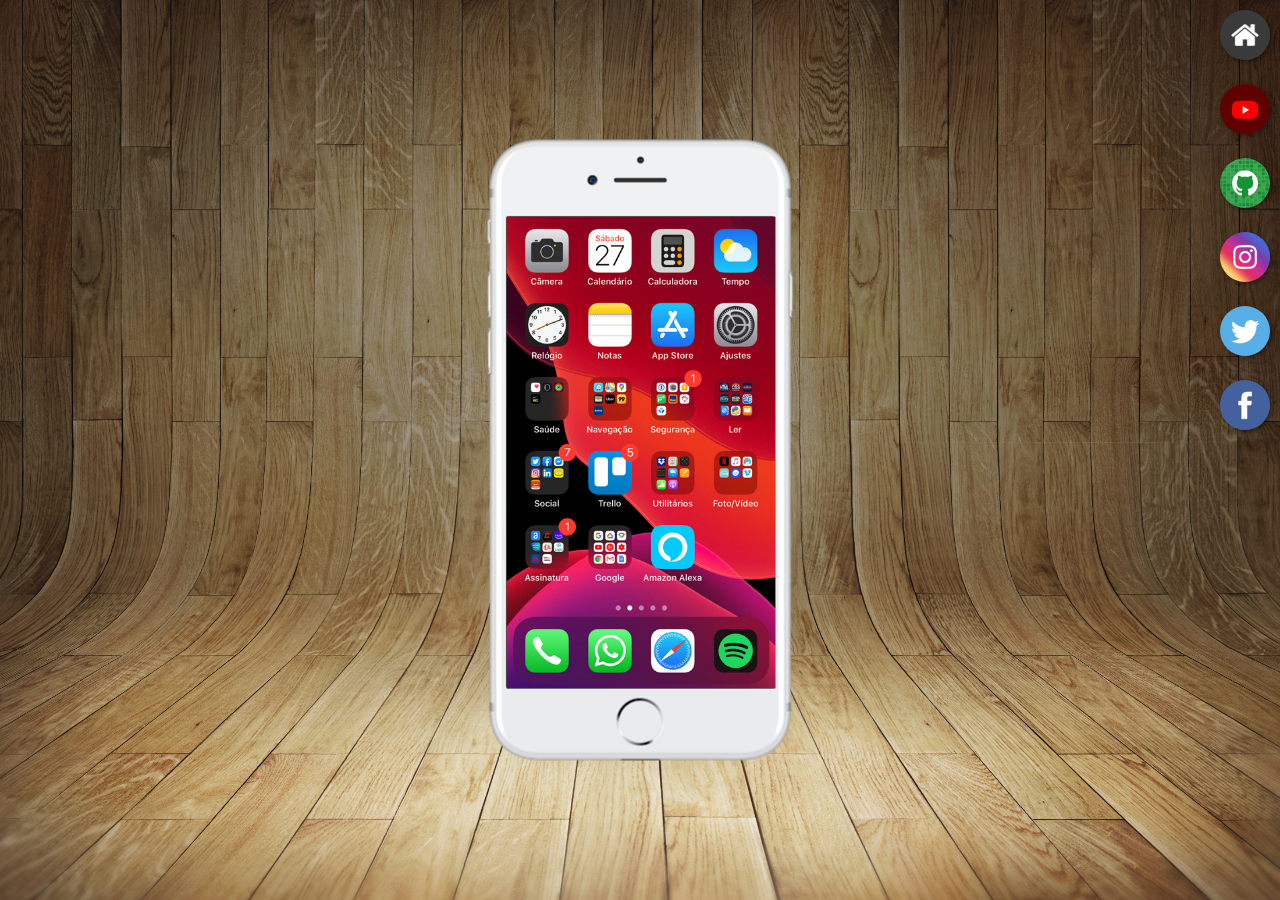
<file: index.html>
<!DOCTYPE html>
<html lang="pt-br">
<head>
    <meta charset="UTF-8">
    <meta name="viewport" content="width=device-width, initial-scale=1.0">
    <link rel="shortcut icon" href="favicon.ico" type="image/x-icon">
    <link rel="stylesheet" href="estilos/style.css">
    <title>projeto Redes Sociais</title>
</head>
<body>
   <main>
    <section id="telefone">
        <iframe src="home.html" name="tela" id="tela" frameborder="0"></iframe>
    </section>

    <section id="redes-sociais">
        <a href="home.html" target="tela"><img src="imagens/logo-home.jpg" alt="home"></a><br>
        <a href="youtube.html" target="tela"><img src="imagens/logo-youtube.jpg" alt="youtube"></a><br>
        <a href="github.html" target="tela"><img src="imagens/logo-github.jpg" alt="github"></a><br>
        <a href="instagram.html" target="tela"><img src="imagens/logo-instagram.jpg" alt="instagram"></a><br>
        <a href="twitter.html" target="tela"><img src="imagens/logo-twitter.jpg" alt="twitter"></a><br>
        <a href="facebook.html" target="tela"><img src="imagens/logo-facebook.jpg" alt="facebook"></a> <br>           

    </section>

   </main>
    
</body>
</html>
</file>
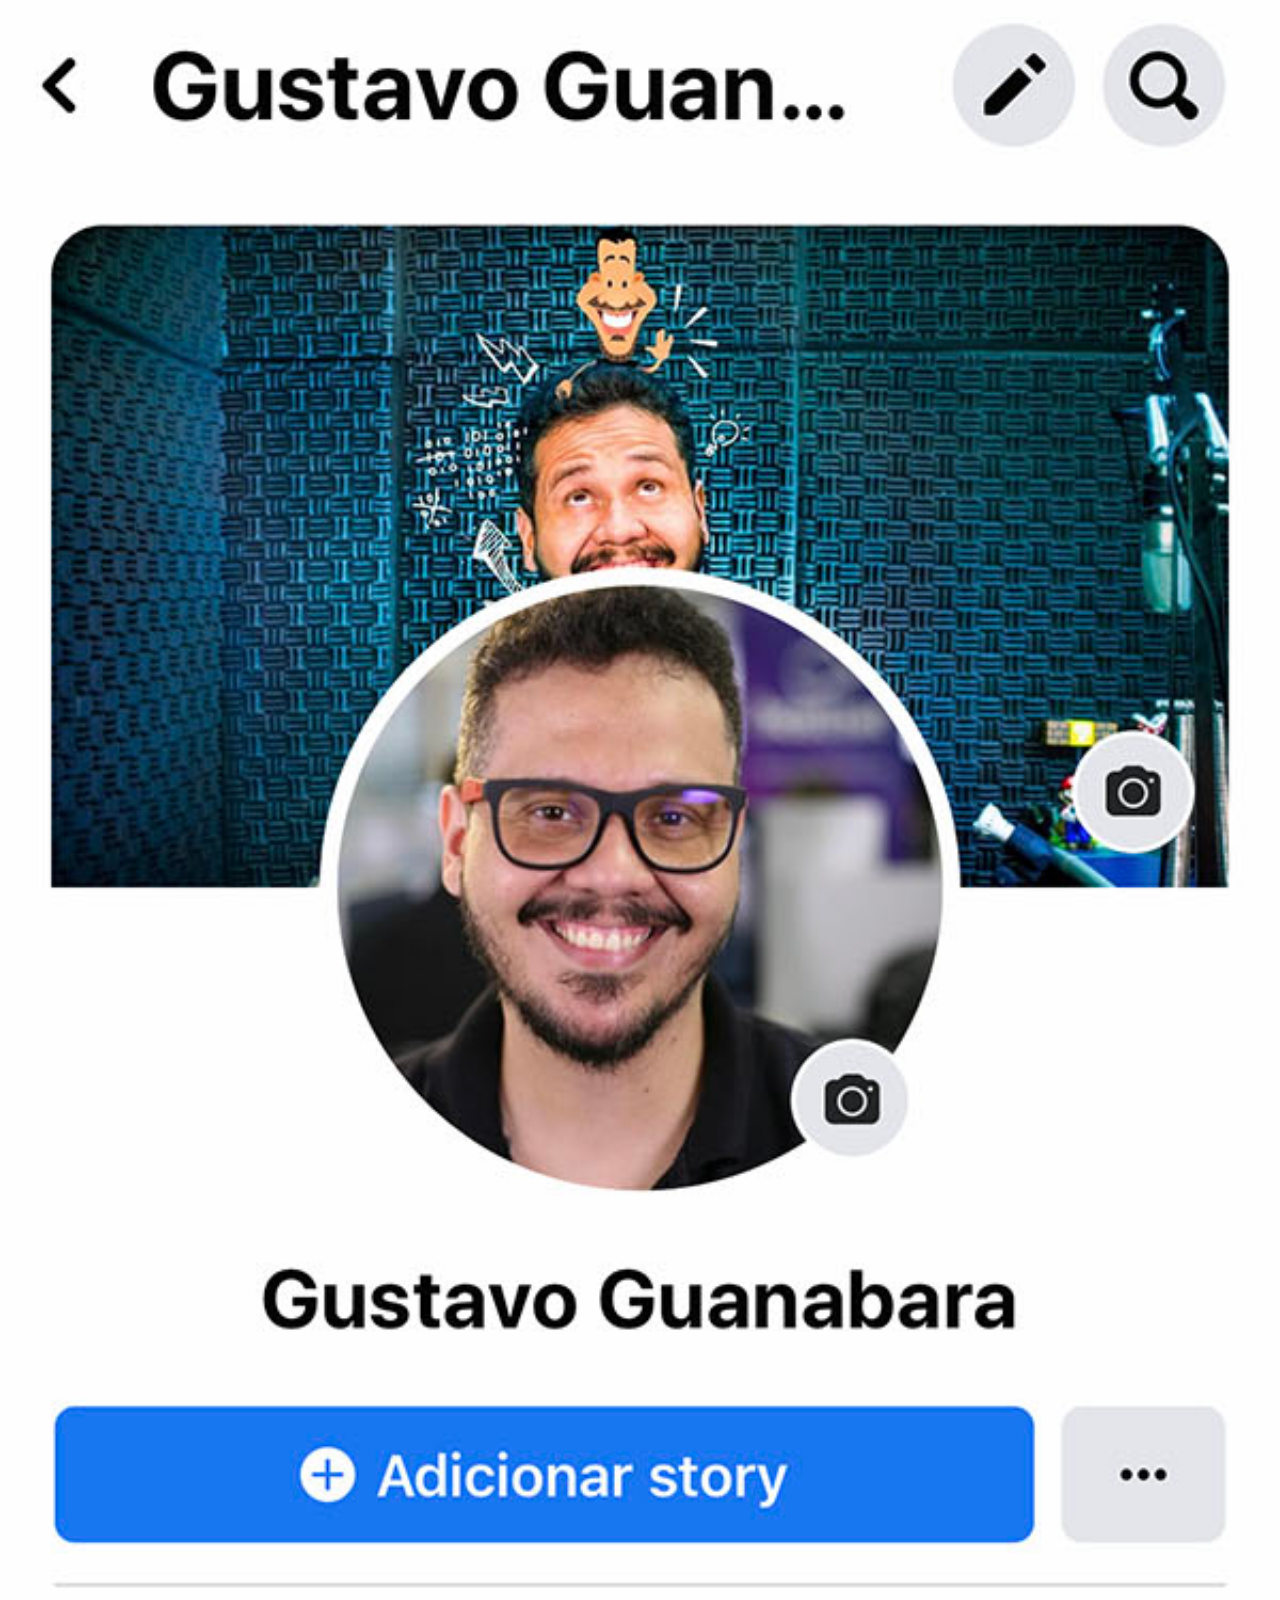
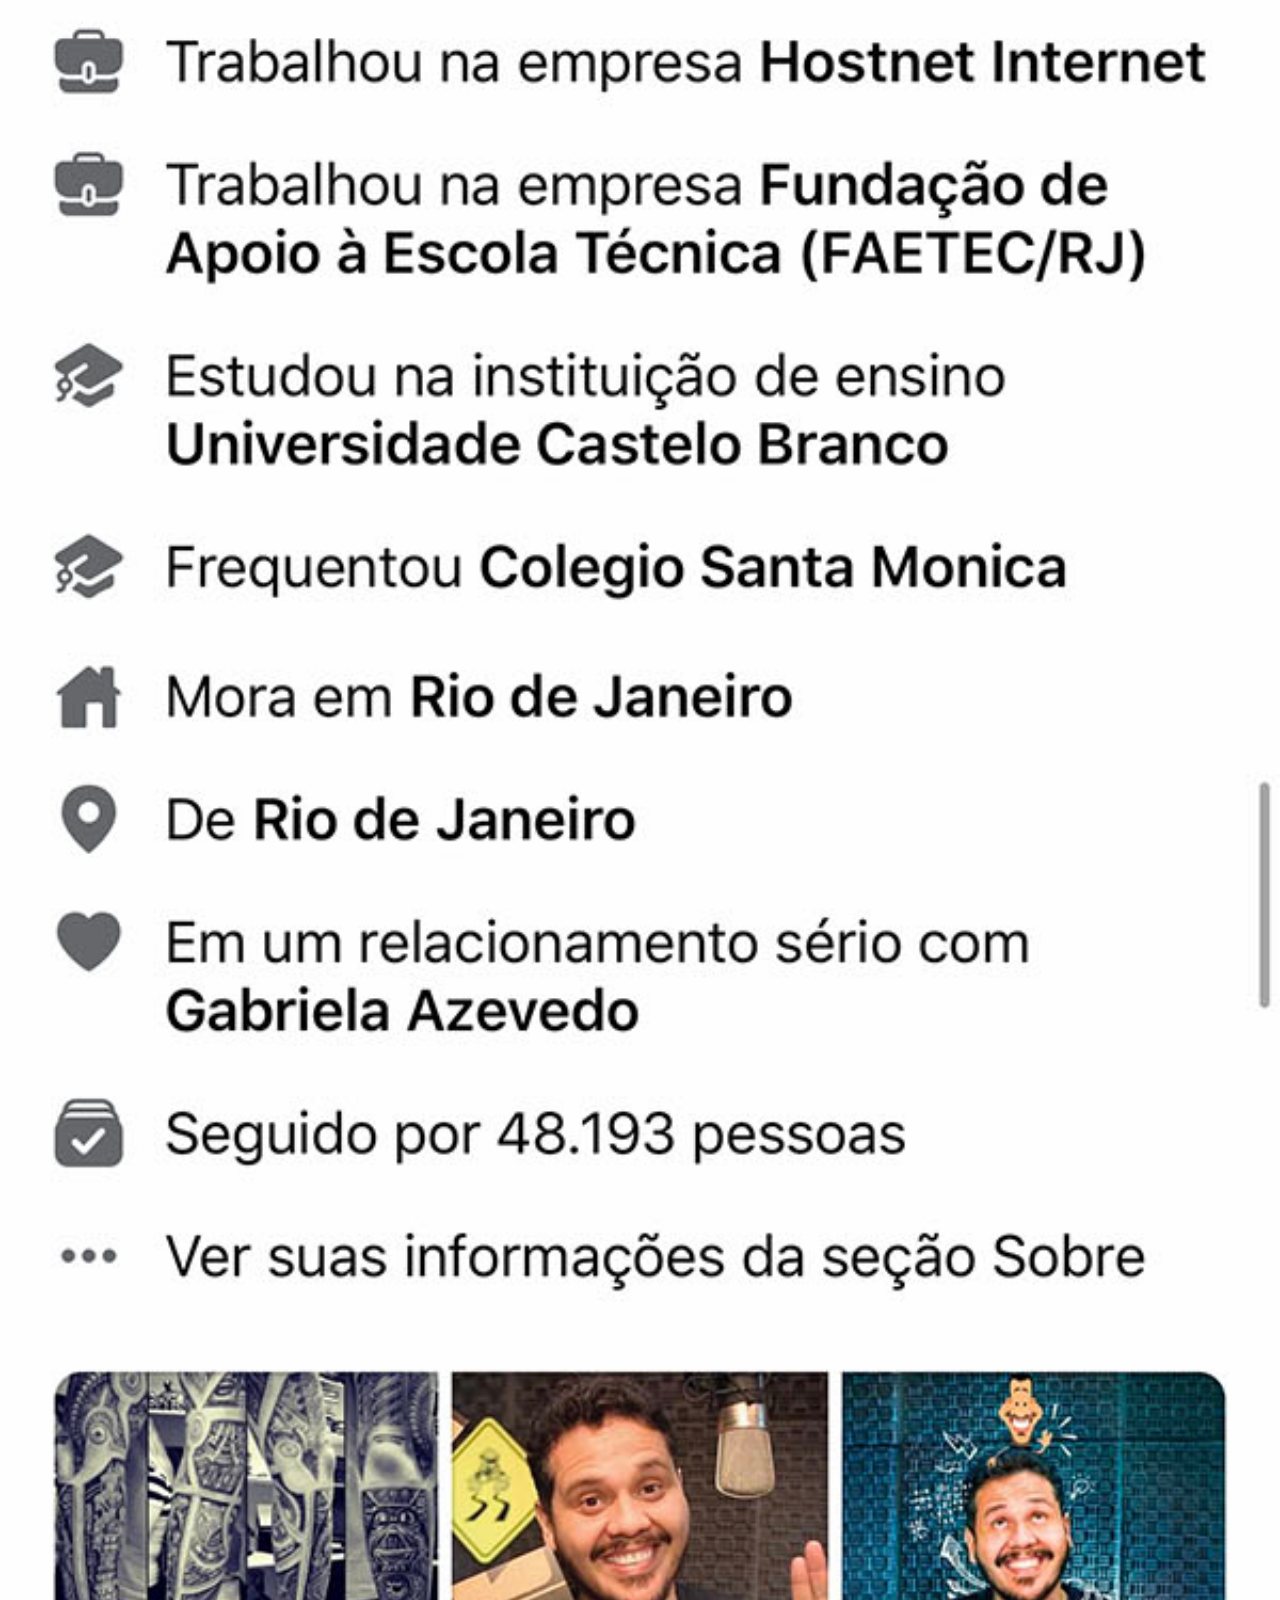
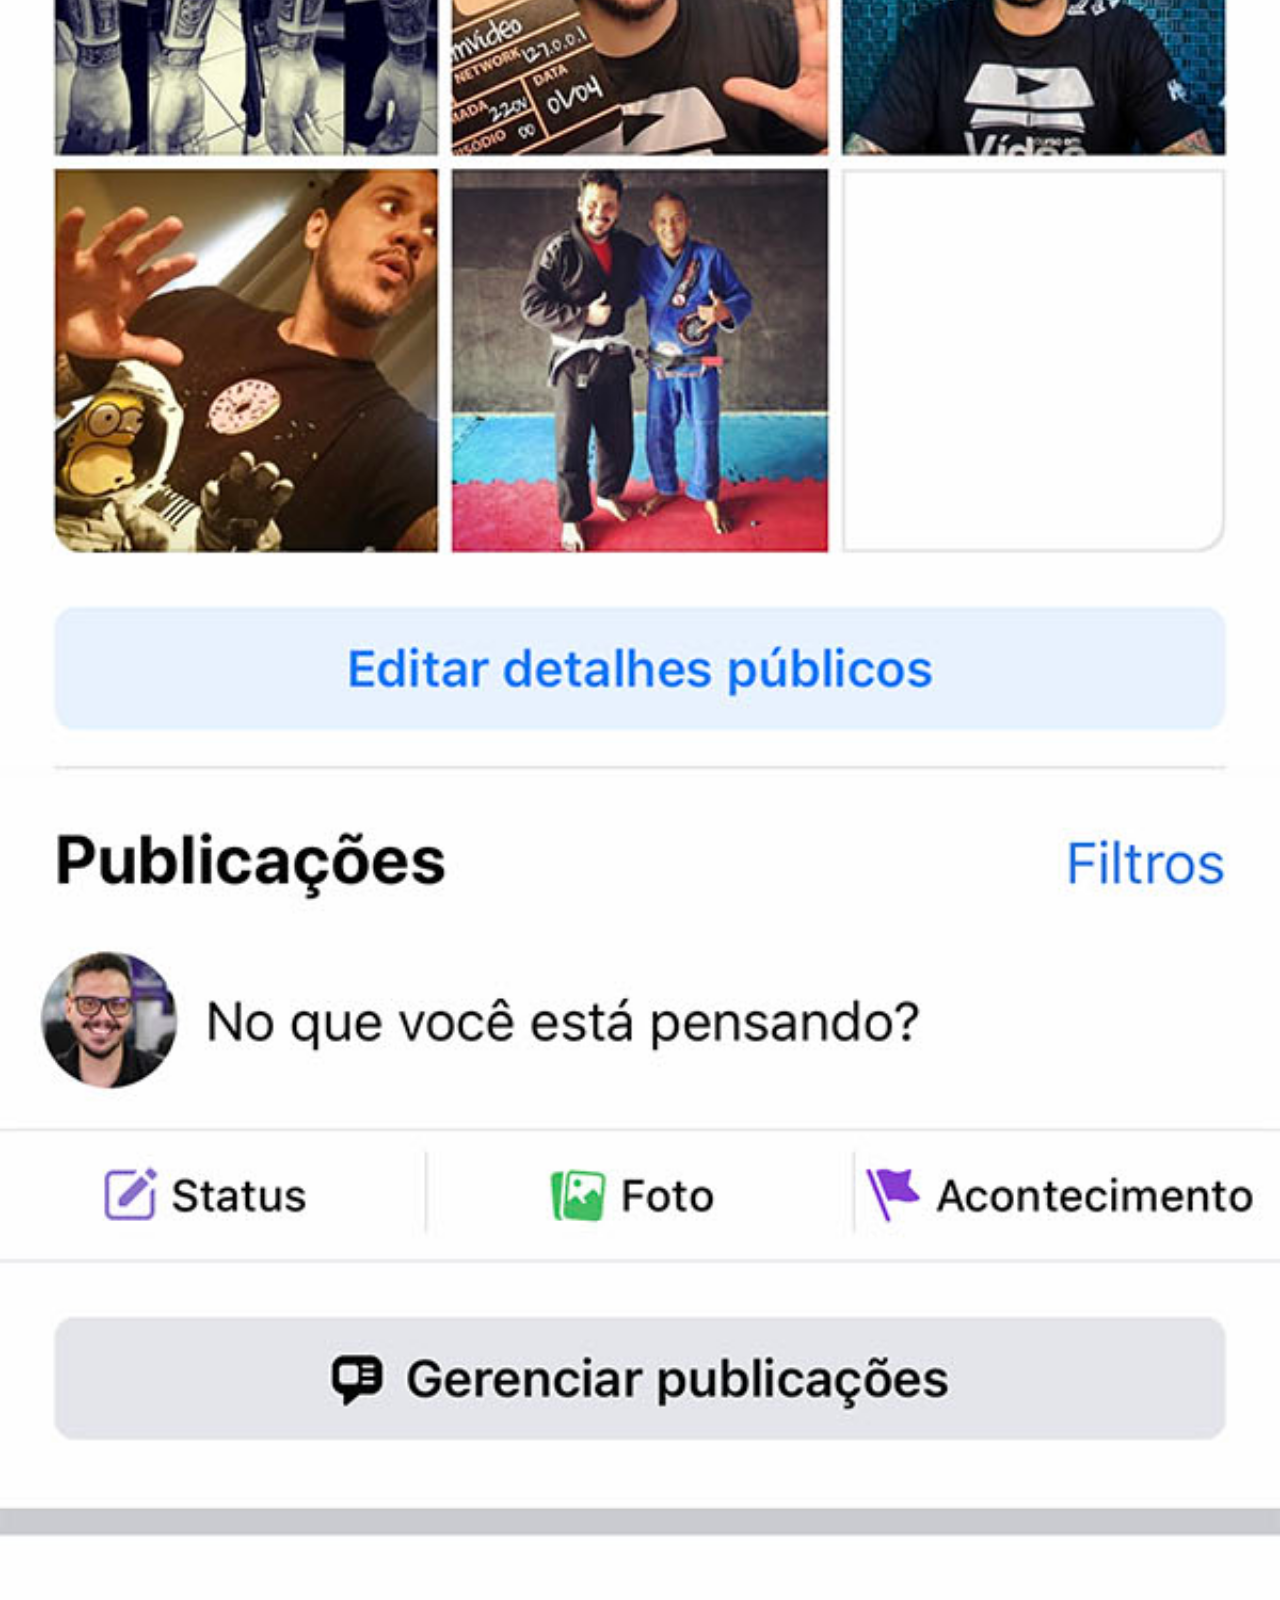
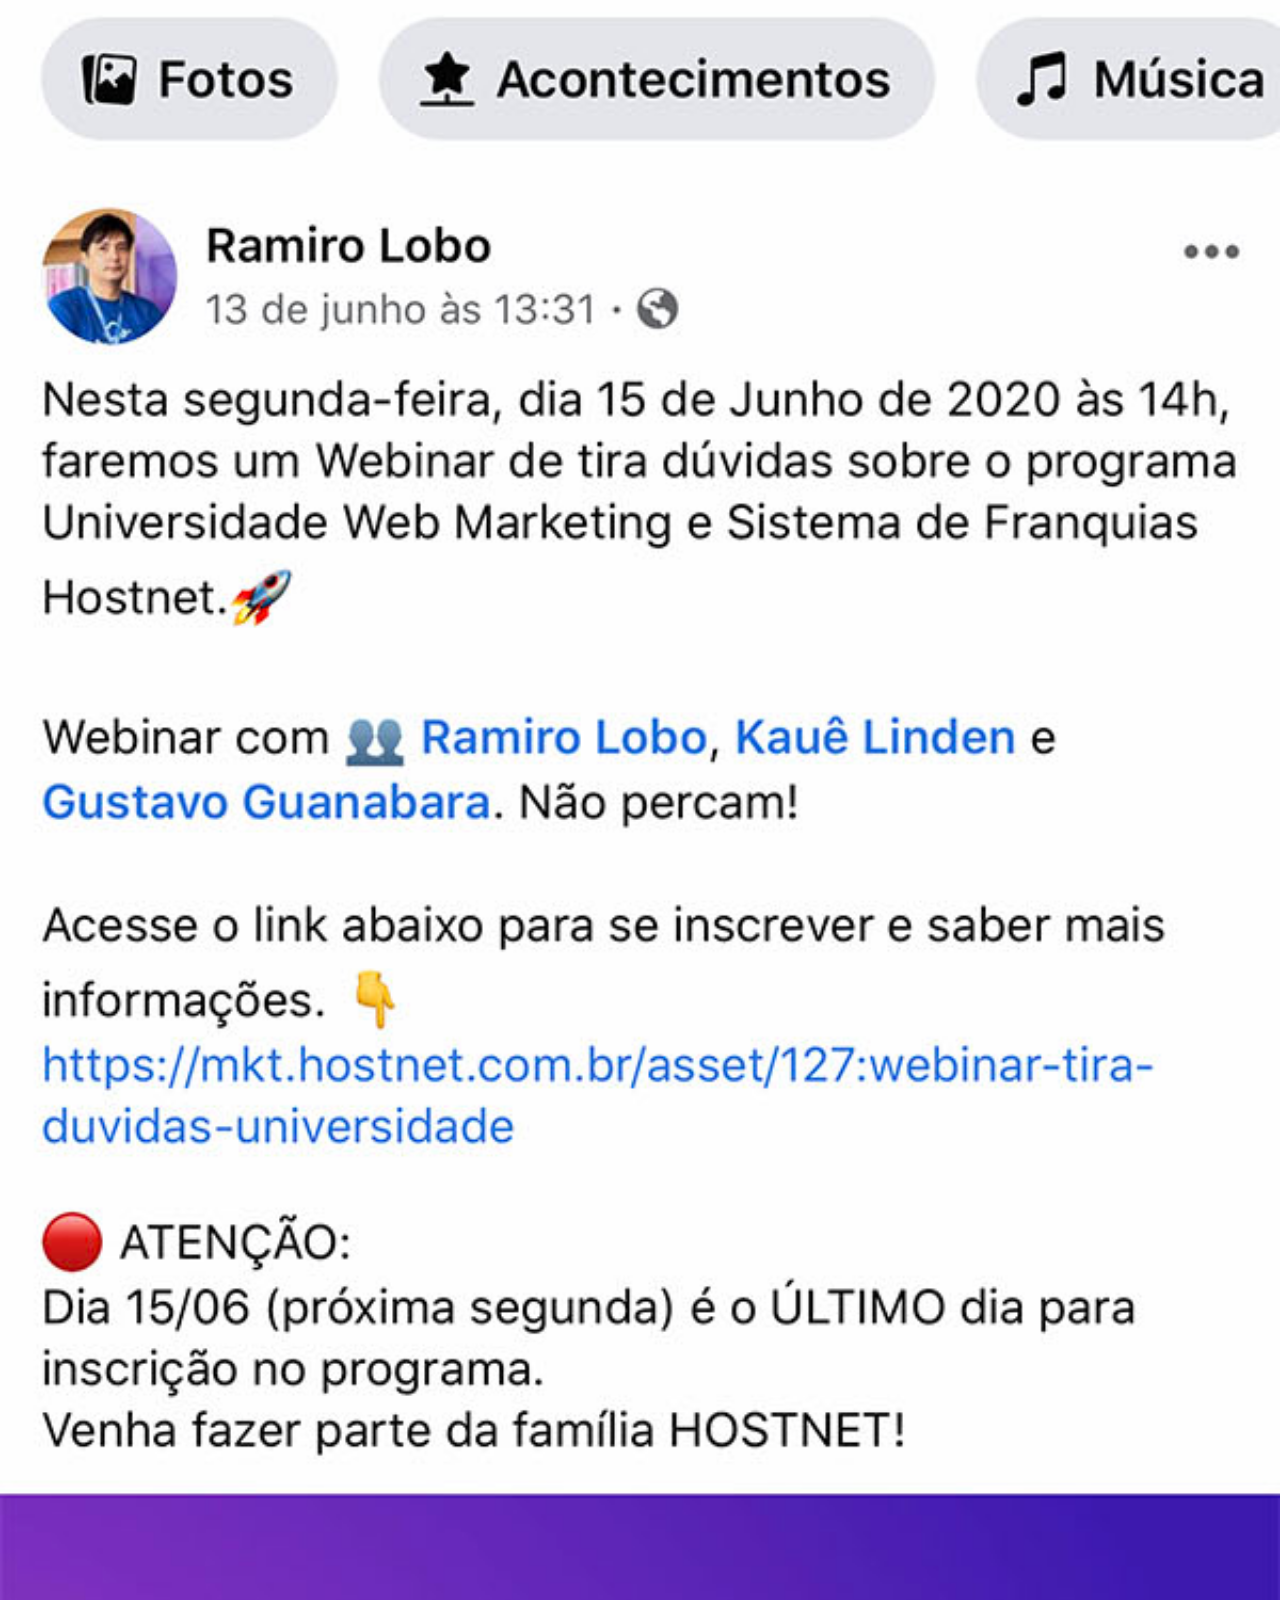
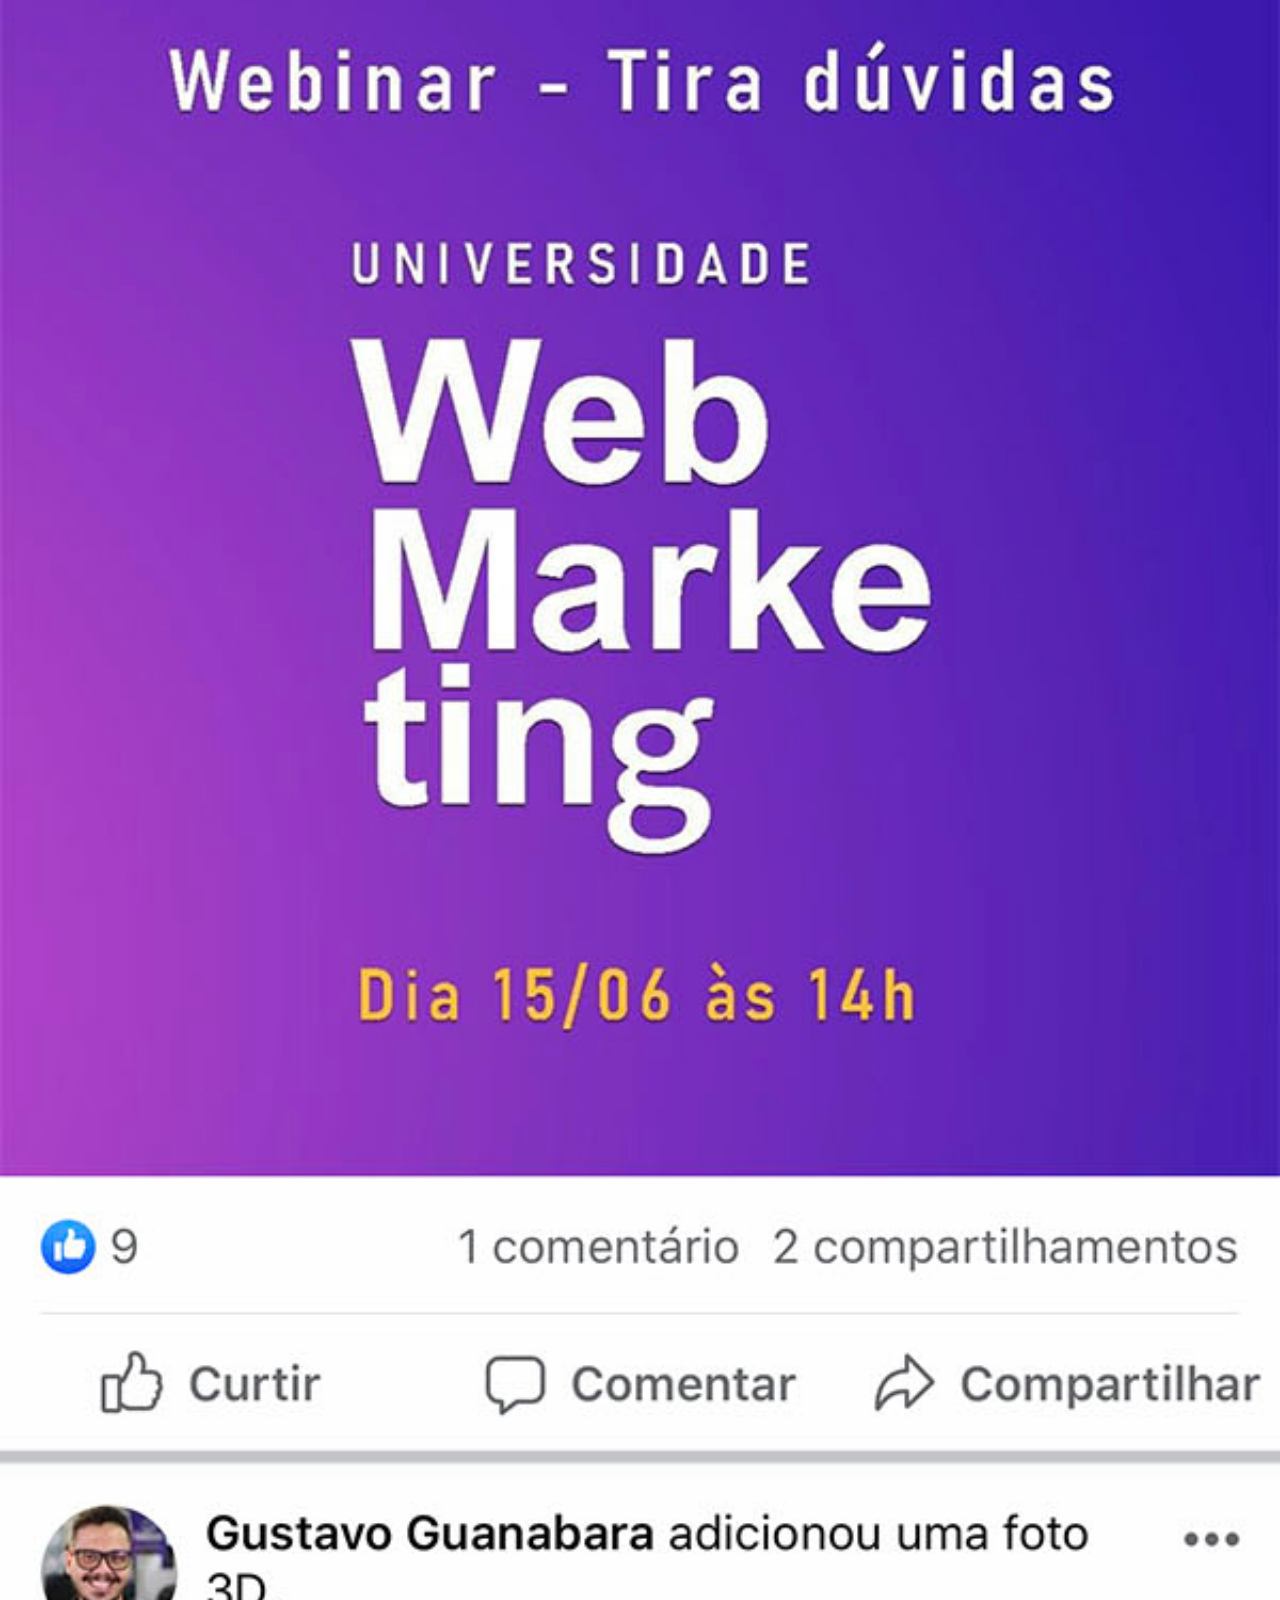
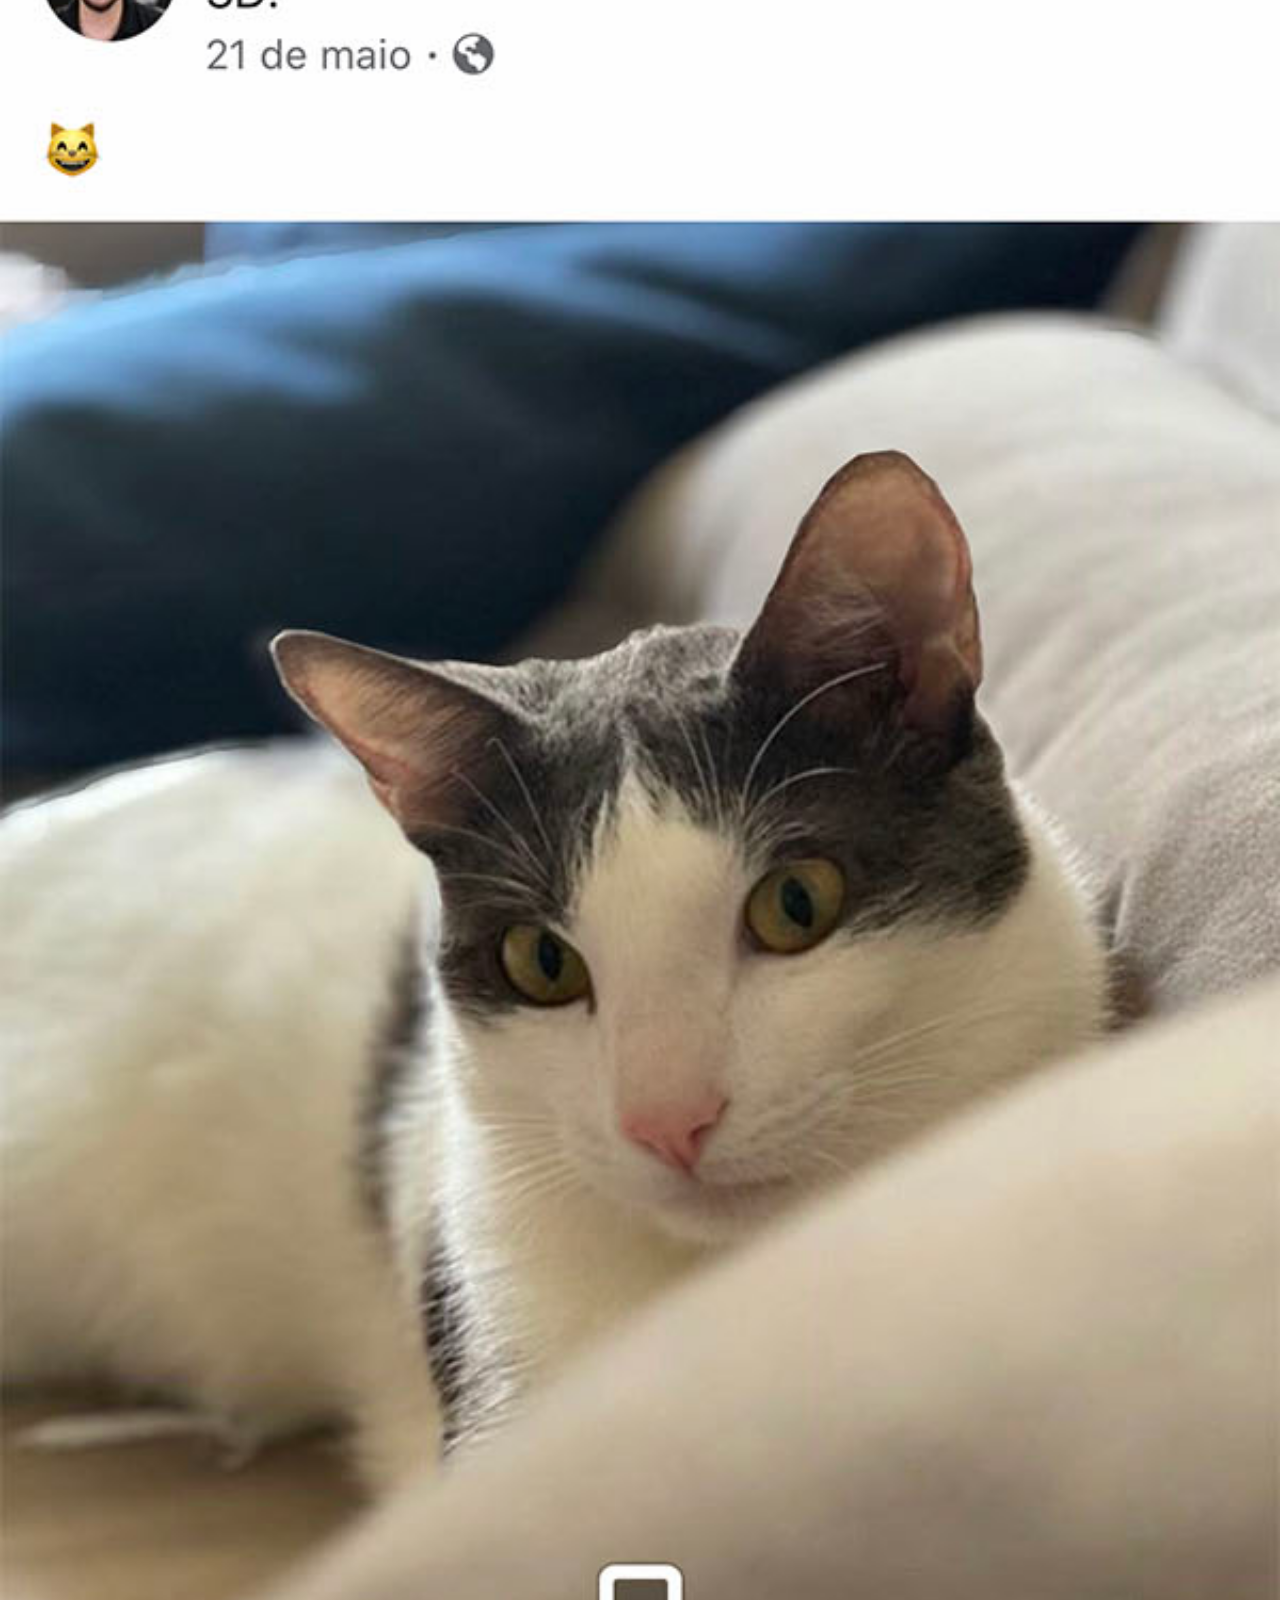
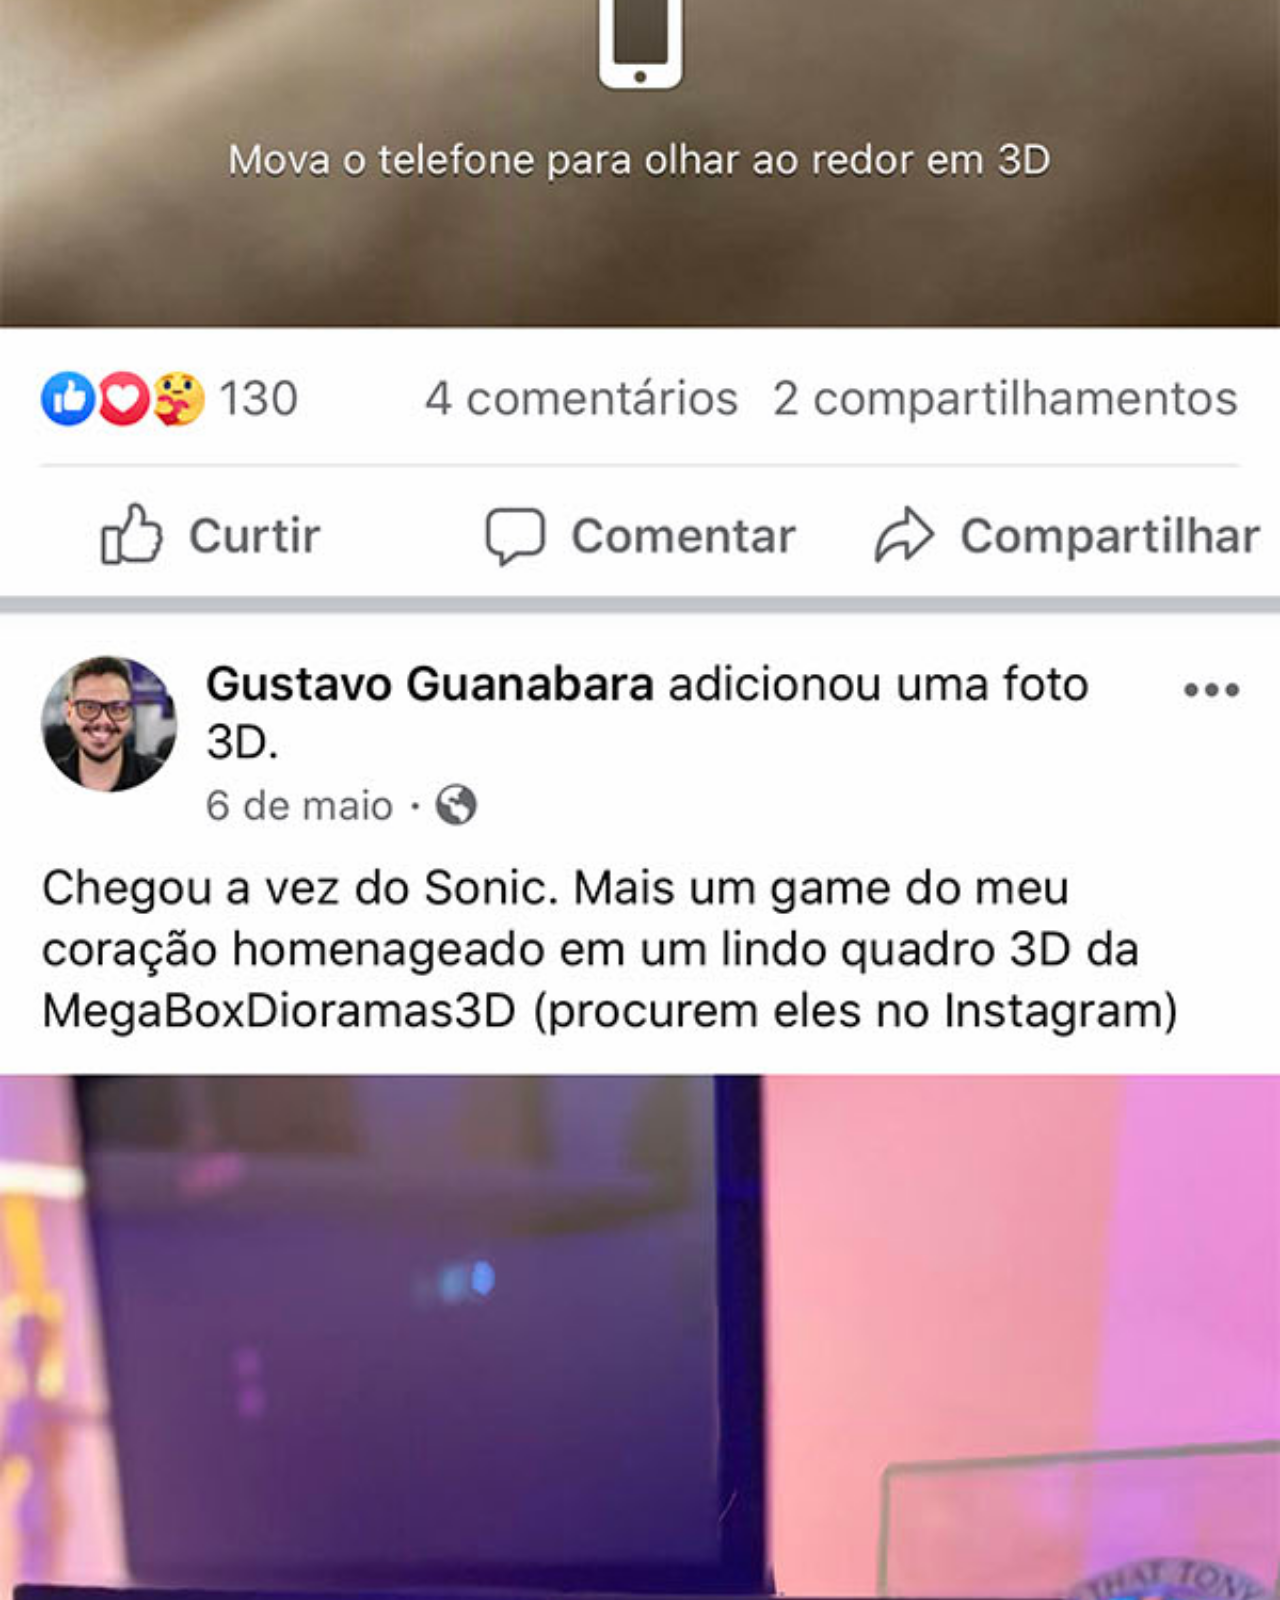
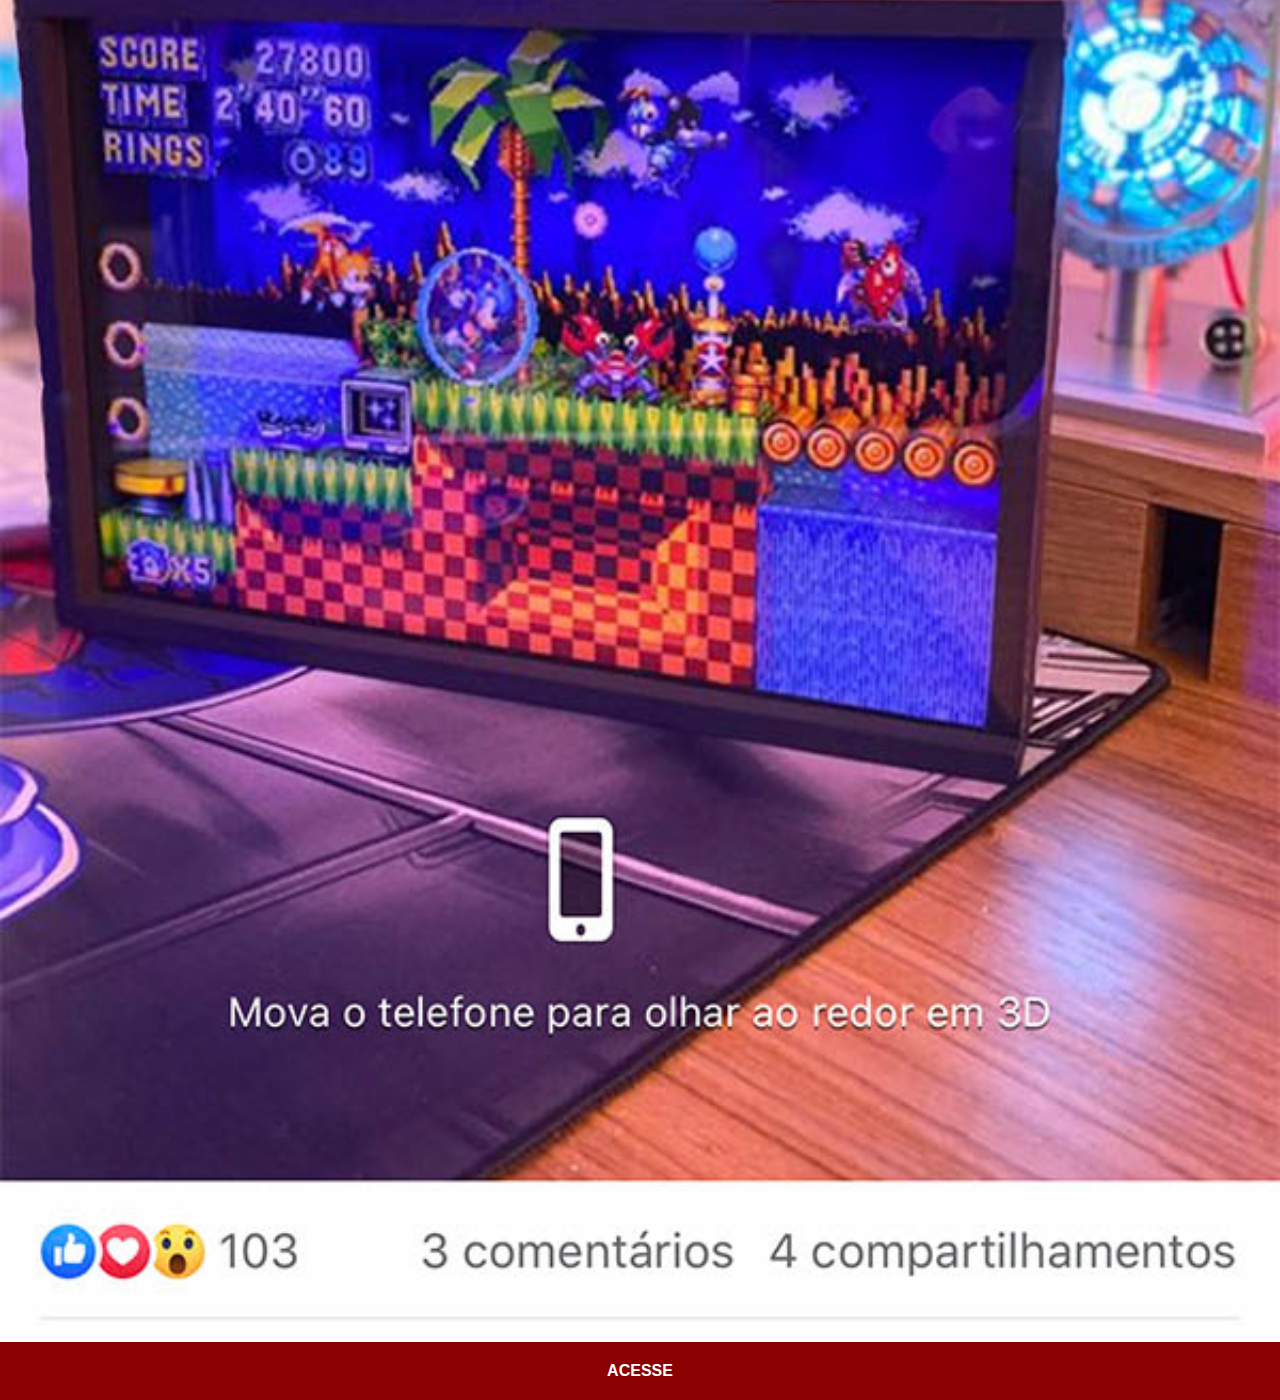
<file: facebook.html>
<!DOCTYPE html>
<html lang="pt-br">
<head>
    <meta charset="UTF-8">
    <meta name="viewport" content="width=device-width, initial-scale=1.0">
    <title>Facebook</title>
    <link rel="stylesheet" href="estilos/social.css">
</head>
<body>
    <img src="imagens/tela-facebook.jpg" alt="facebook">
    <a href="#">ACESSE</a>
</body>
</html>
</file>
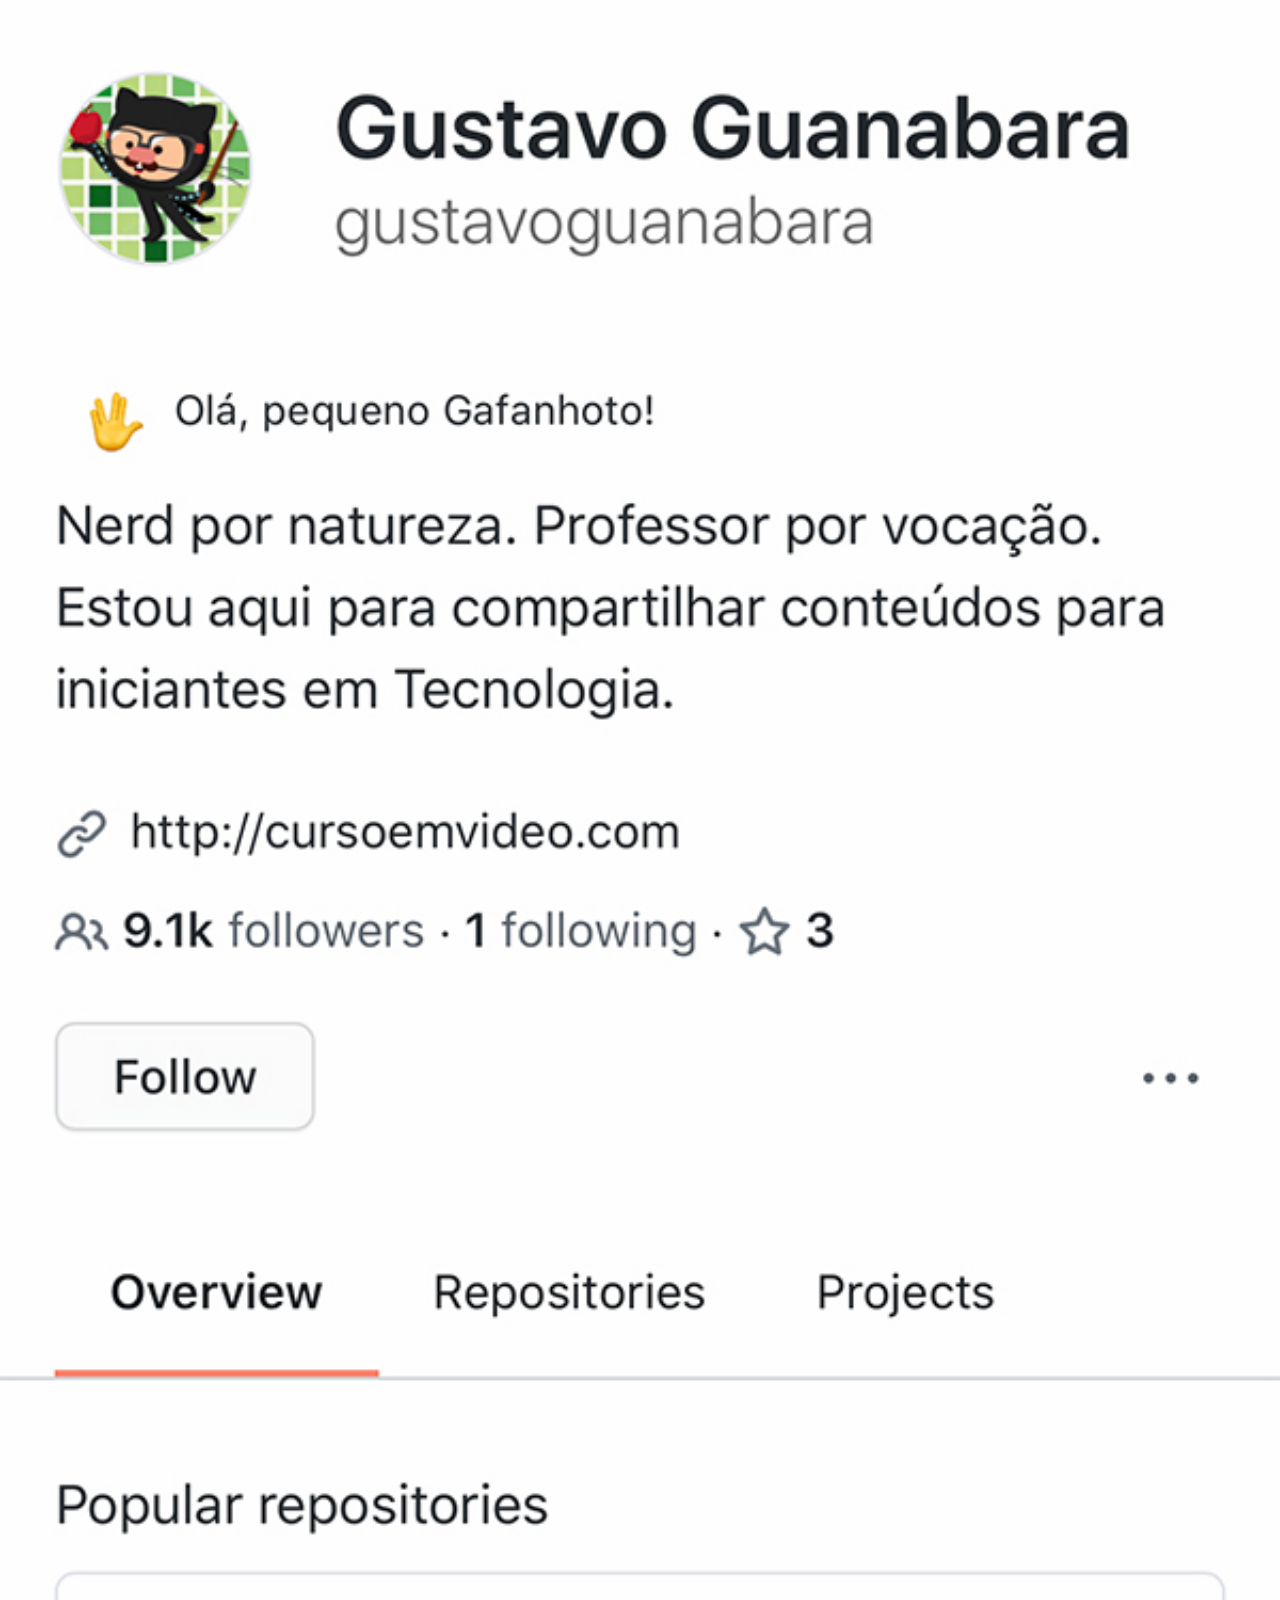
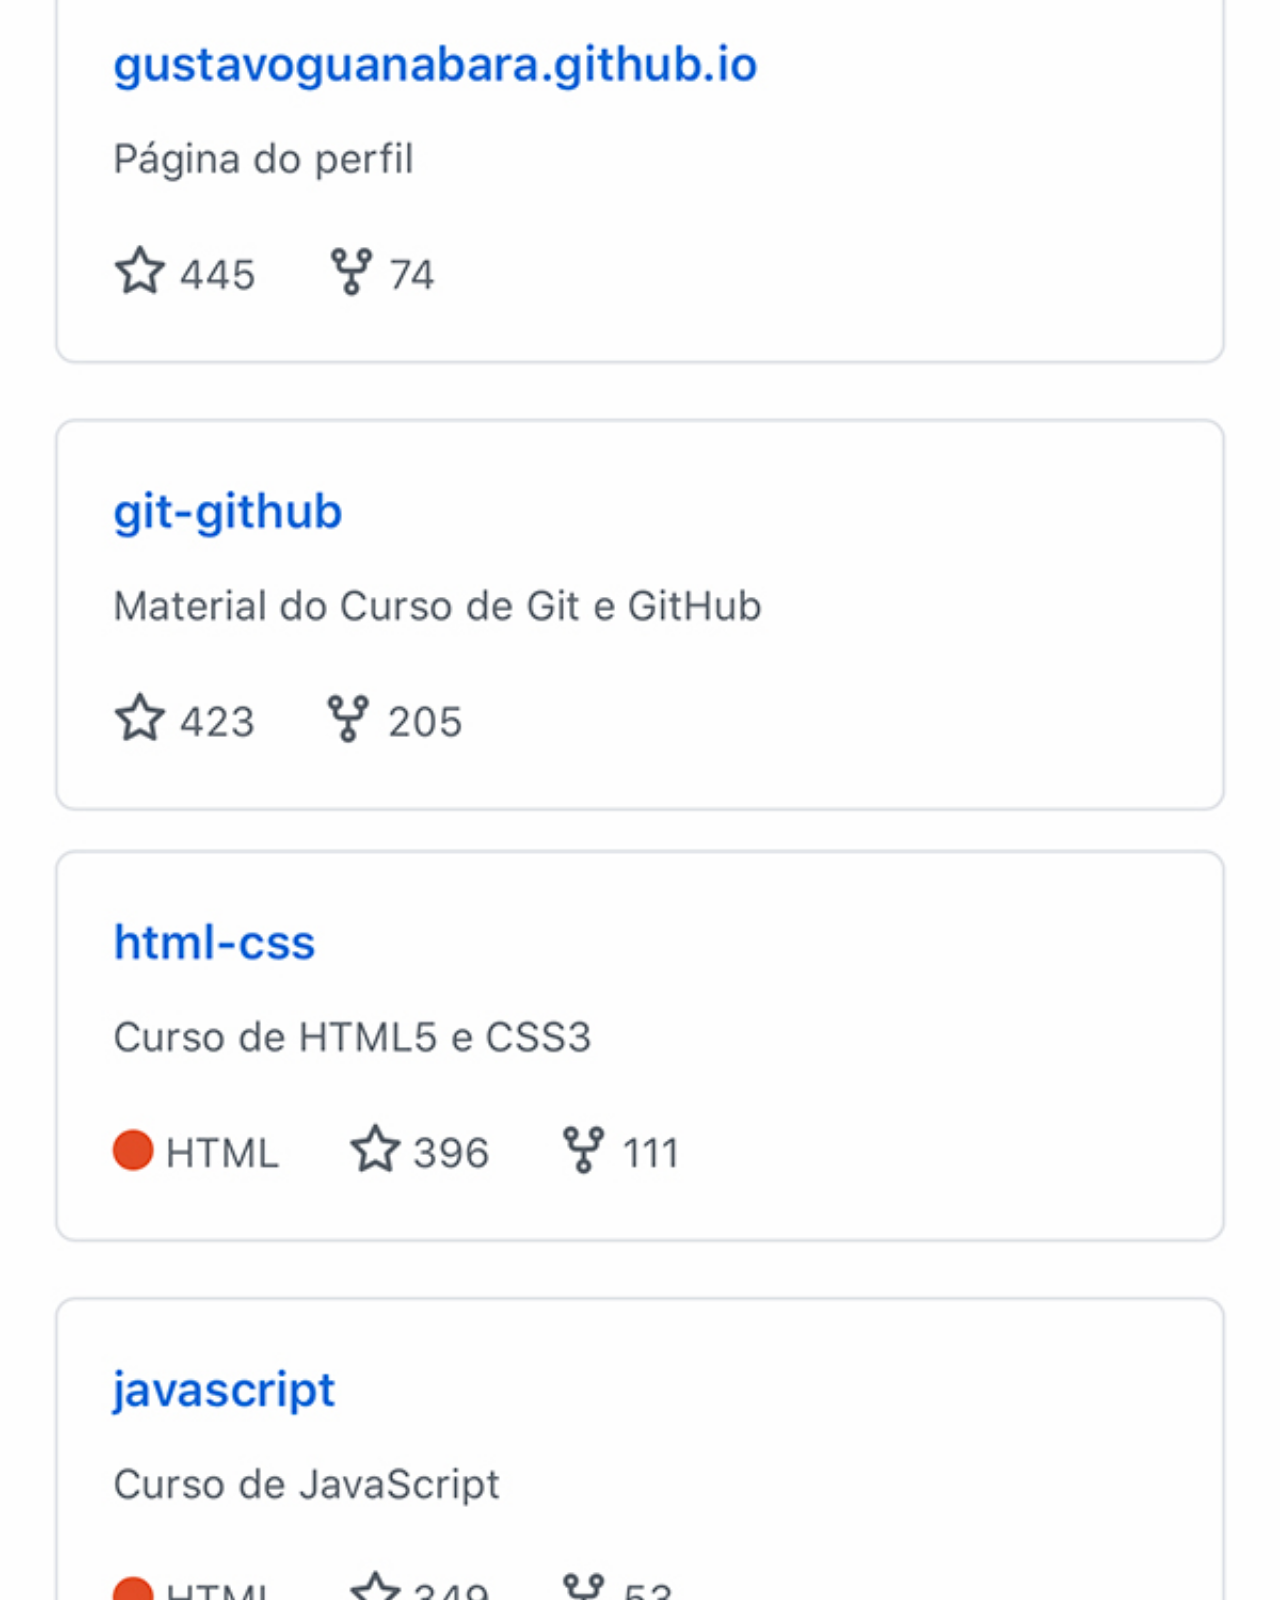
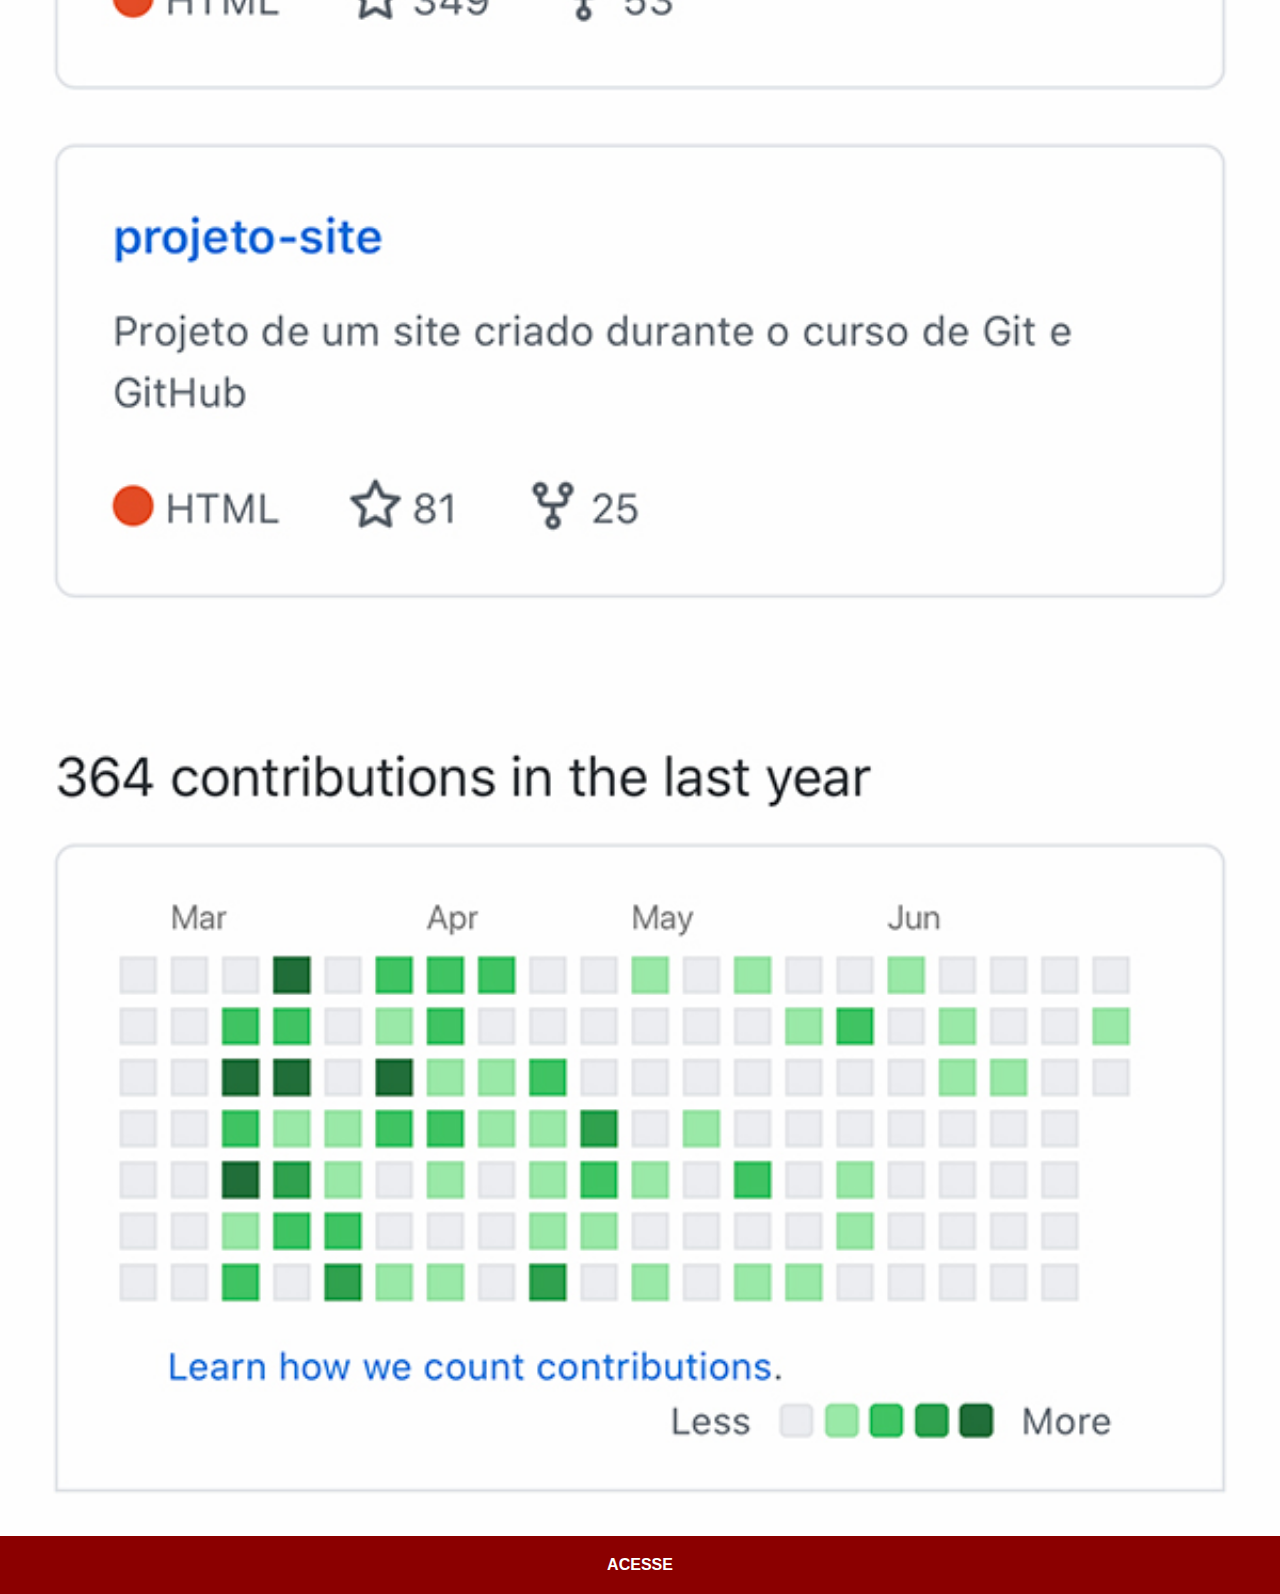
<file: github.html>
<!DOCTYPE html>
<html lang="pt-br">
<head>
    <meta charset="UTF-8">
    <meta name="viewport" content="width=device-width, initial-scale=1.0">
    <title>Github</title>
    <link rel="stylesheet" href="estilos/social.css">
</head>
<body>
    <img src="imagens/tela-github.jpg" alt="Github">
    <a href="#">ACESSE</a>
</body>
</html>
</file>
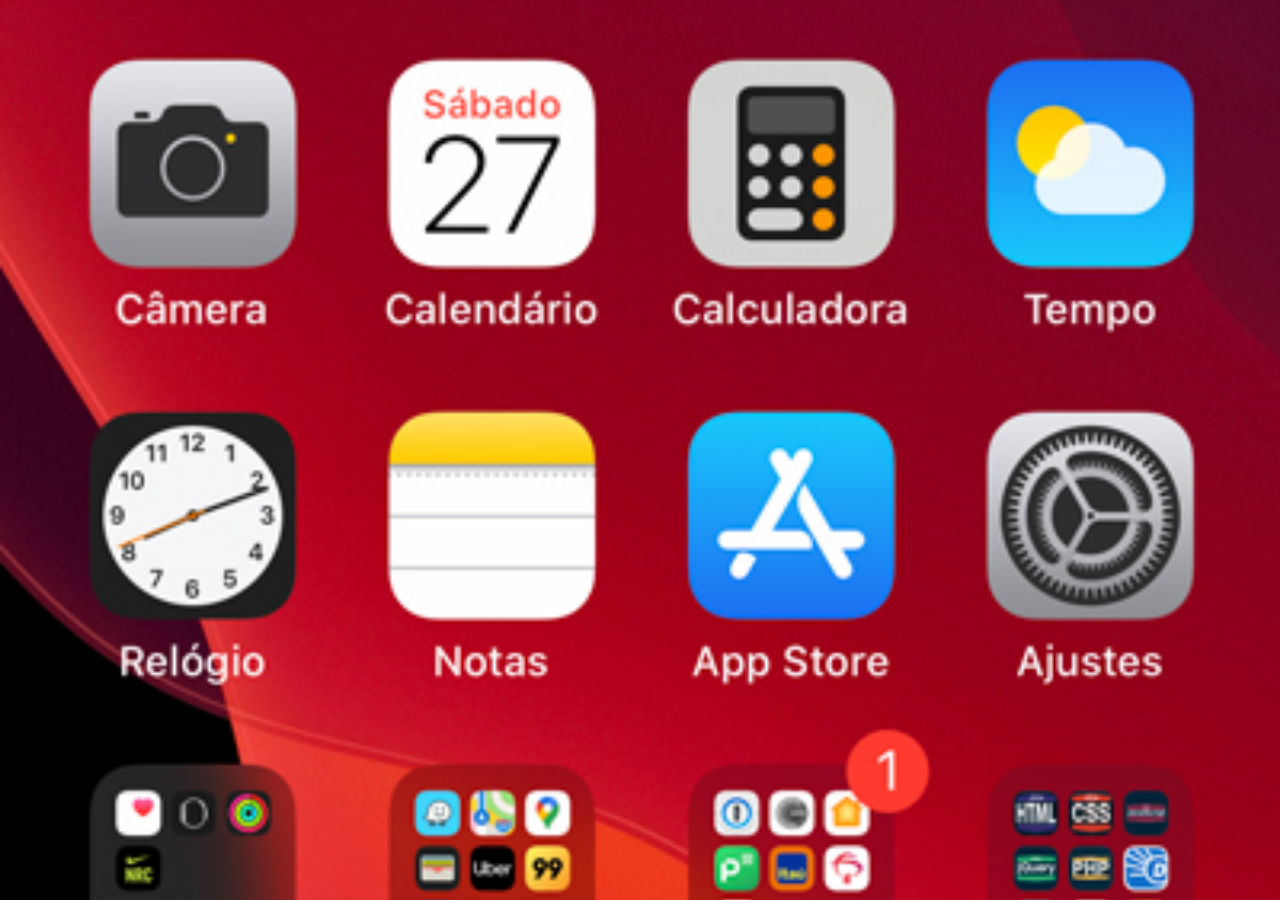
<file: home.html>
<!DOCTYPE html>
<html lang="pt-br">
<head>
    <meta charset="UTF-8">
    <meta name="viewport" content="width=device-width, initial-scale=1.0">
    <title>Home</title>
</head>
<style>
    *{
        margin: 0px;
        padding: 0px;
    }
    body{
        width: 100vw;
        height: 100vh;
        background: black url('imagens/tela-home.jpg') no-repeat top center;
        background-size: cover;
    }
</style>
<body>
    
</body>
</html>
</file>
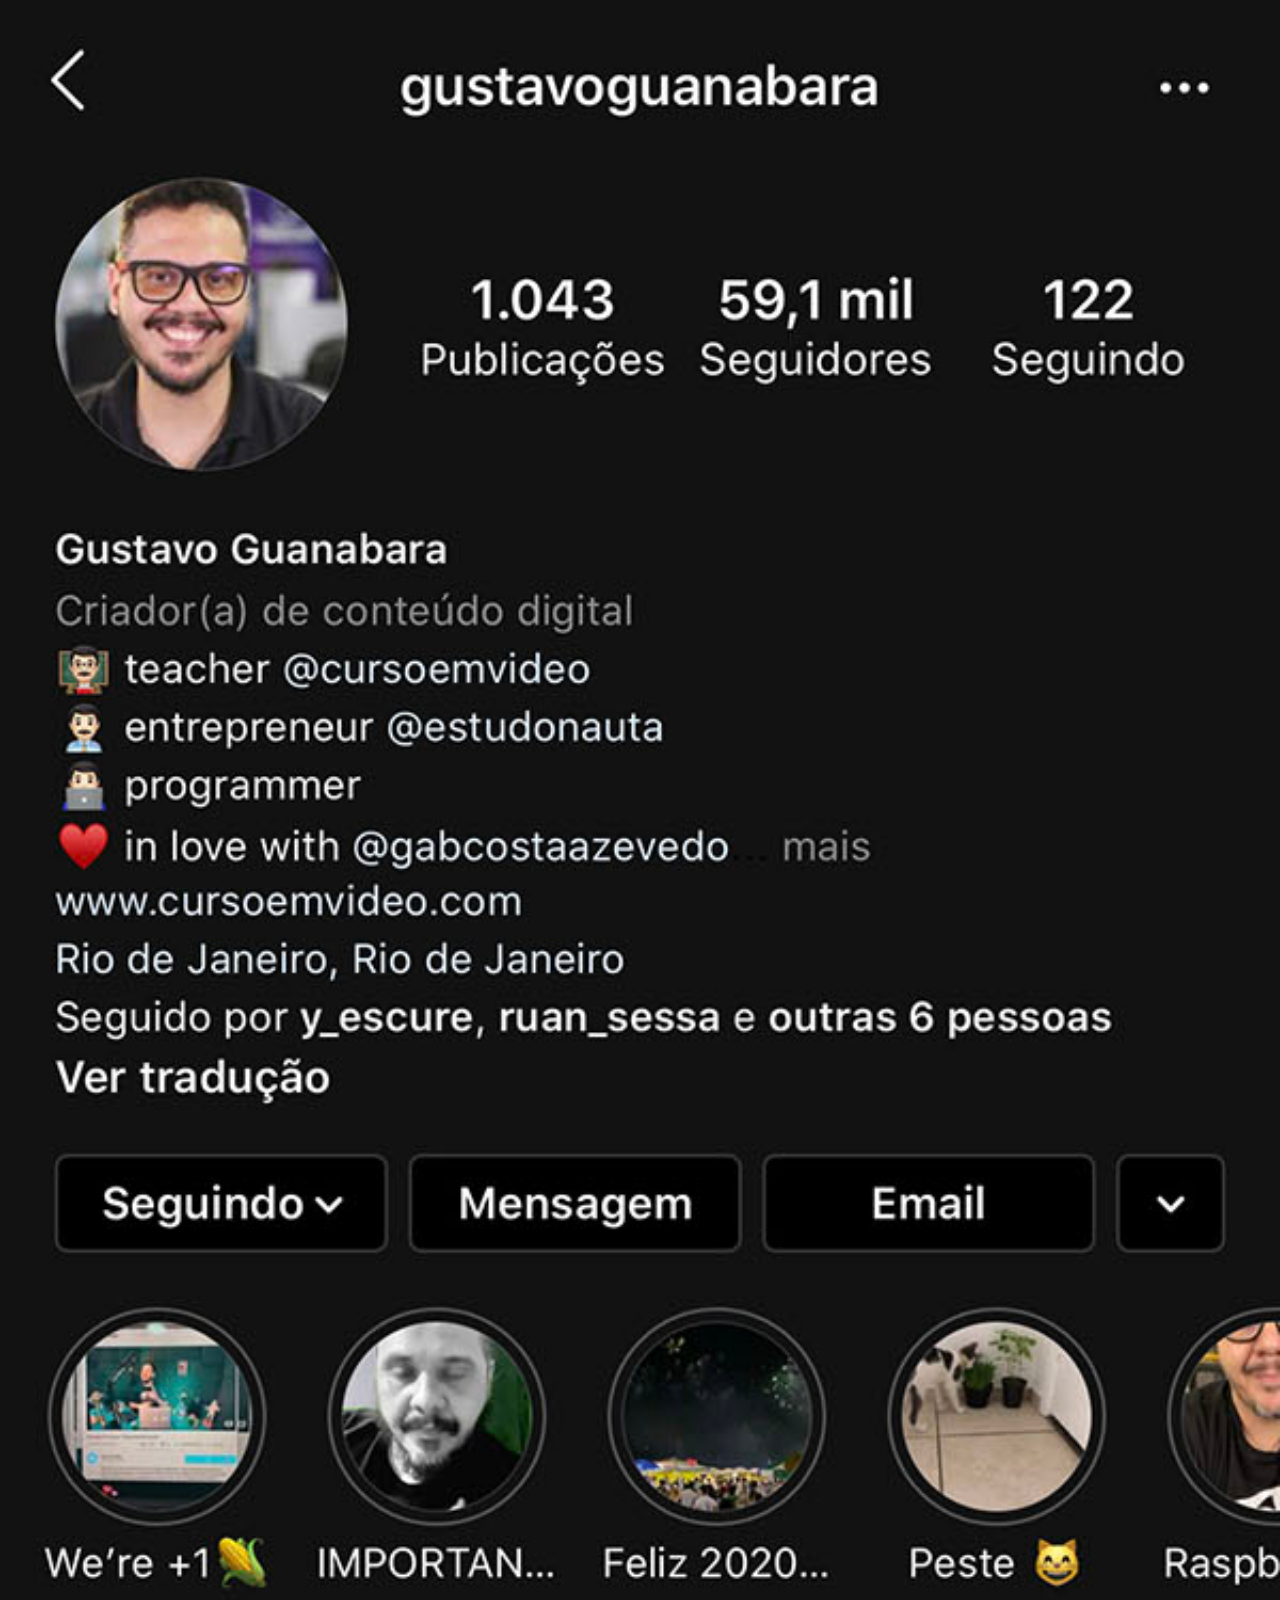
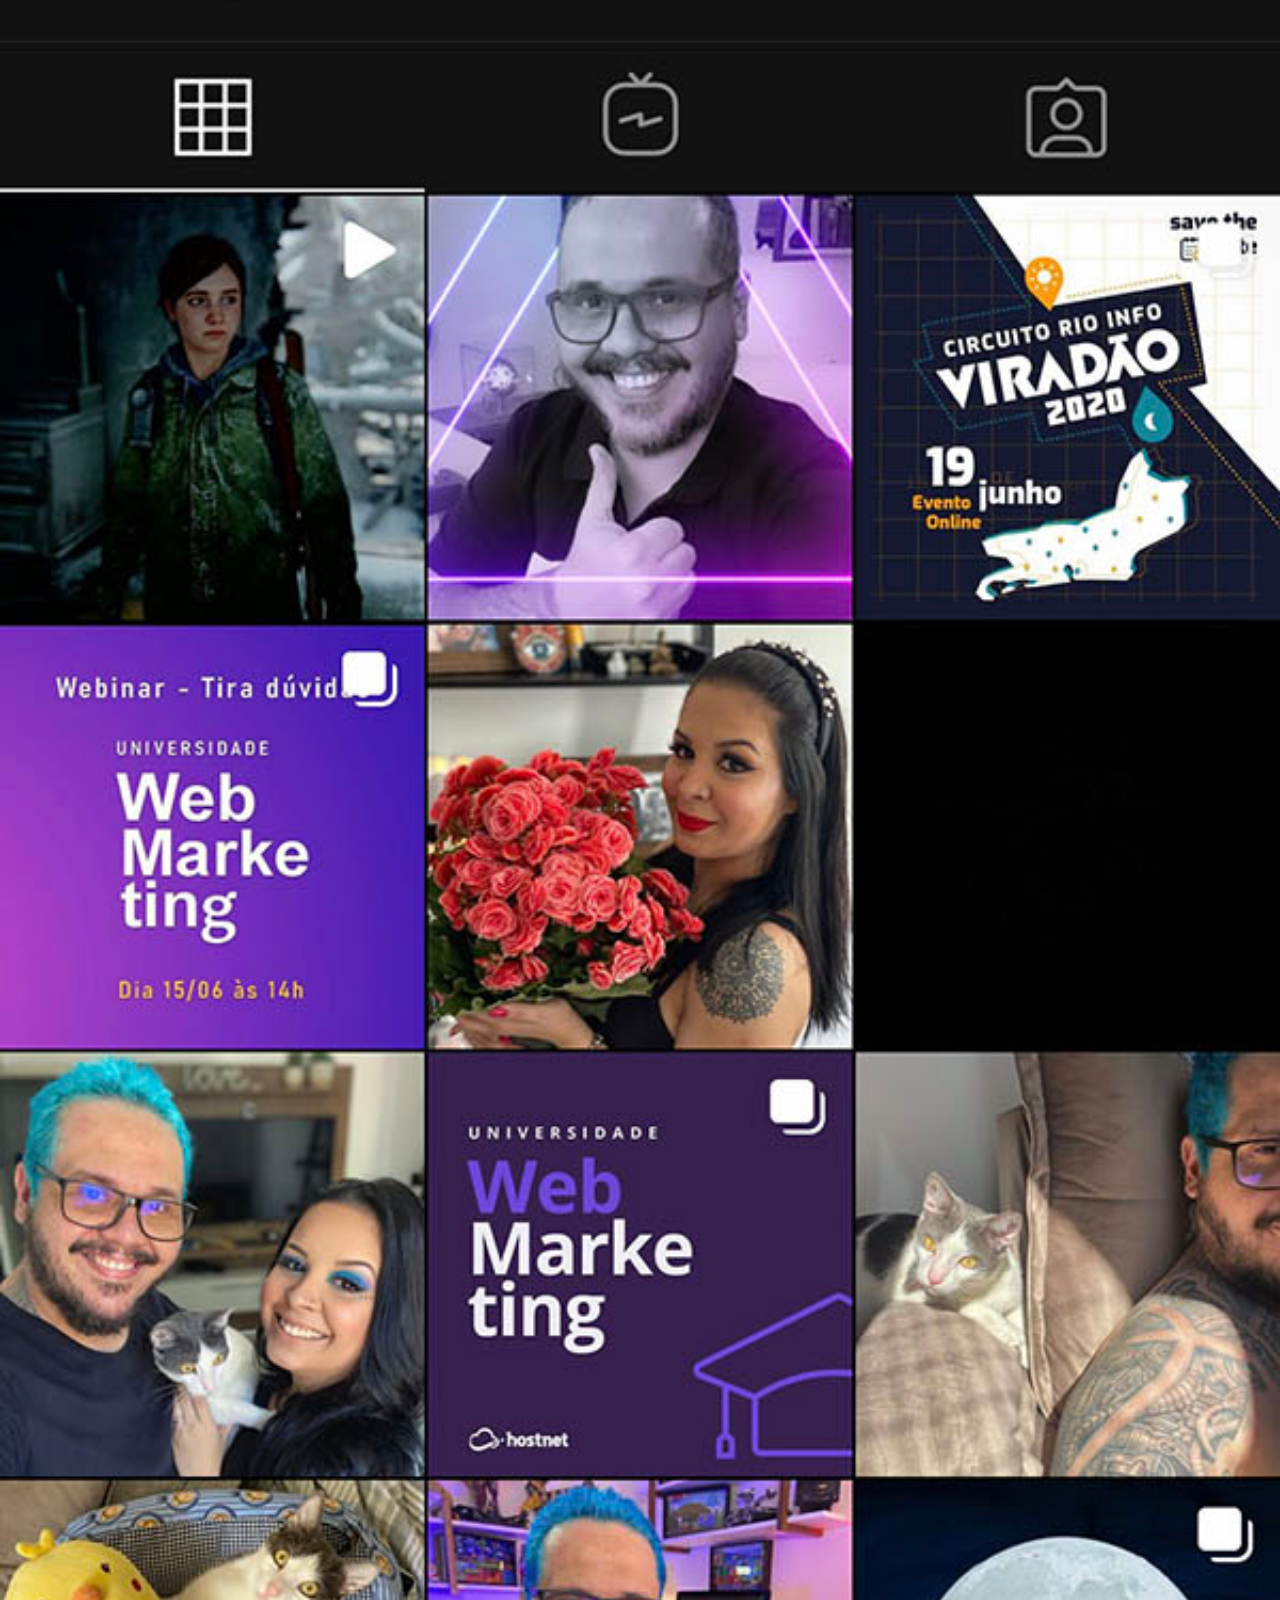
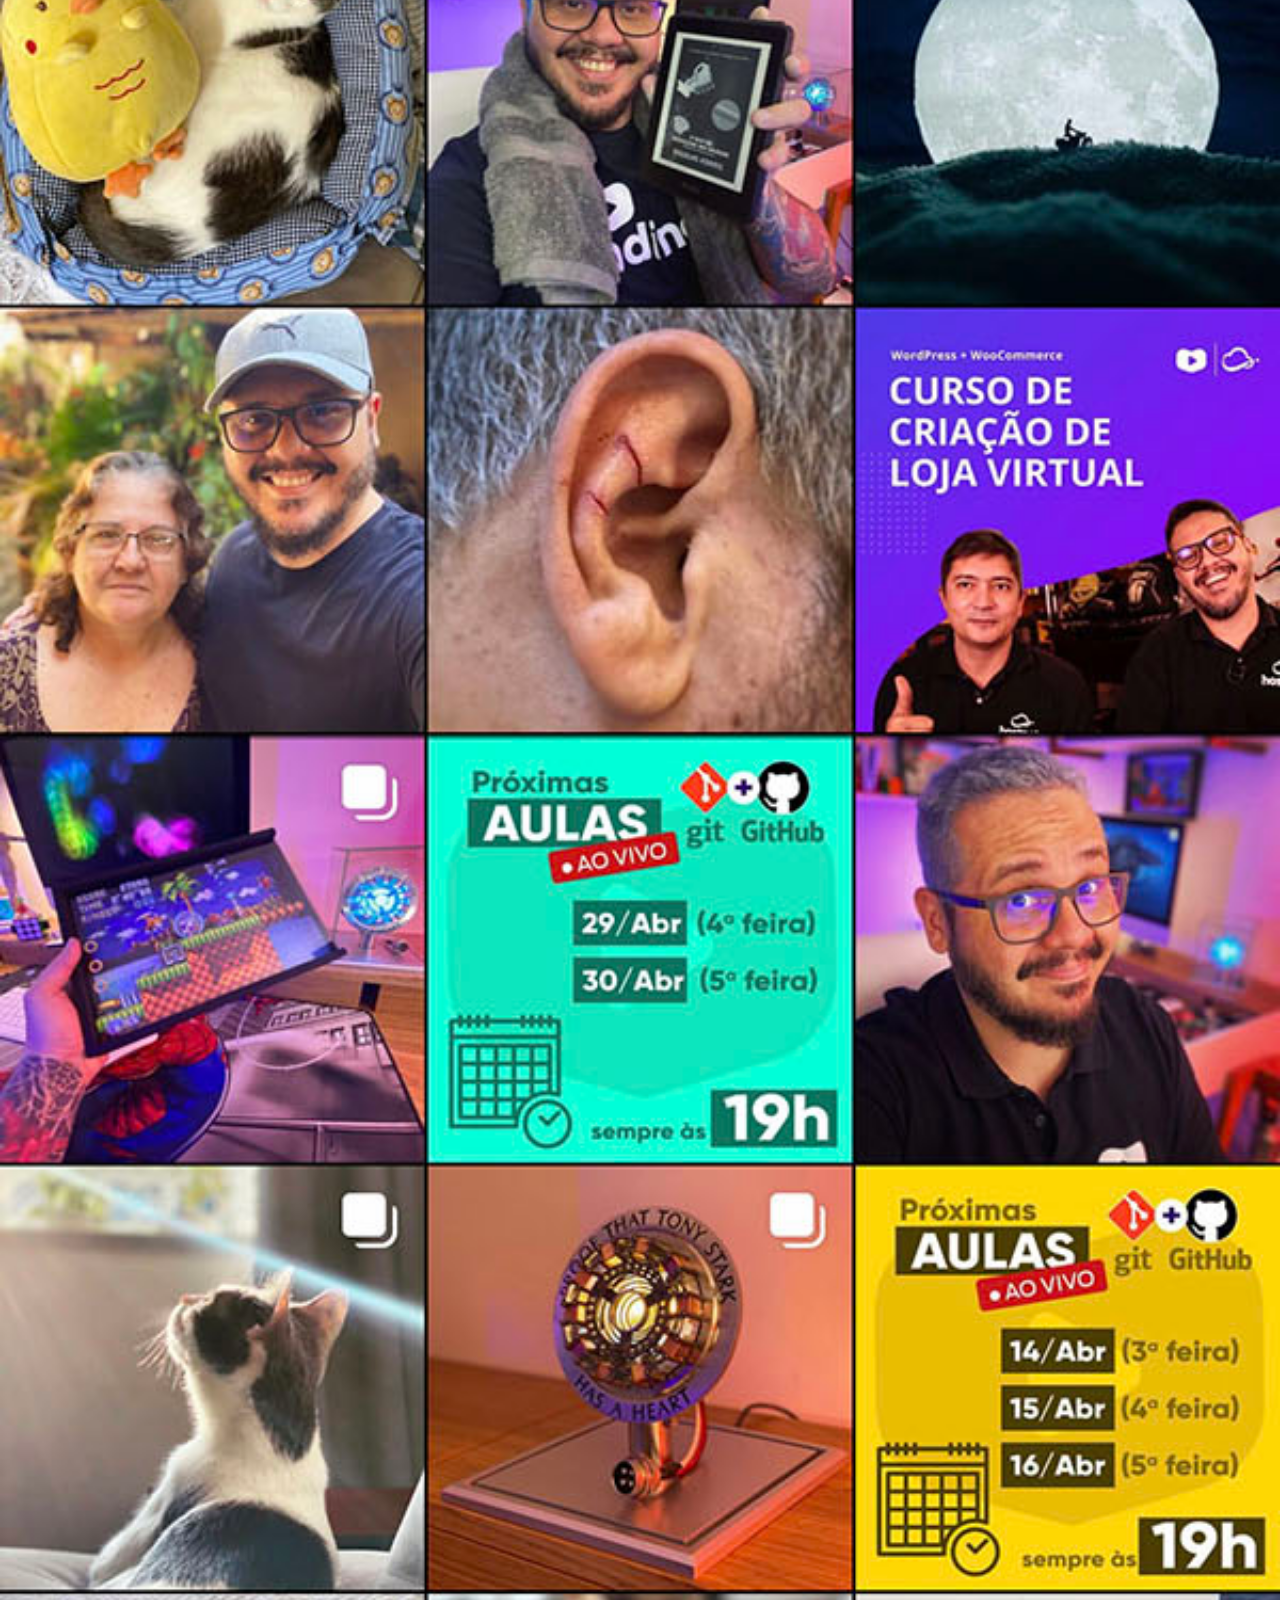
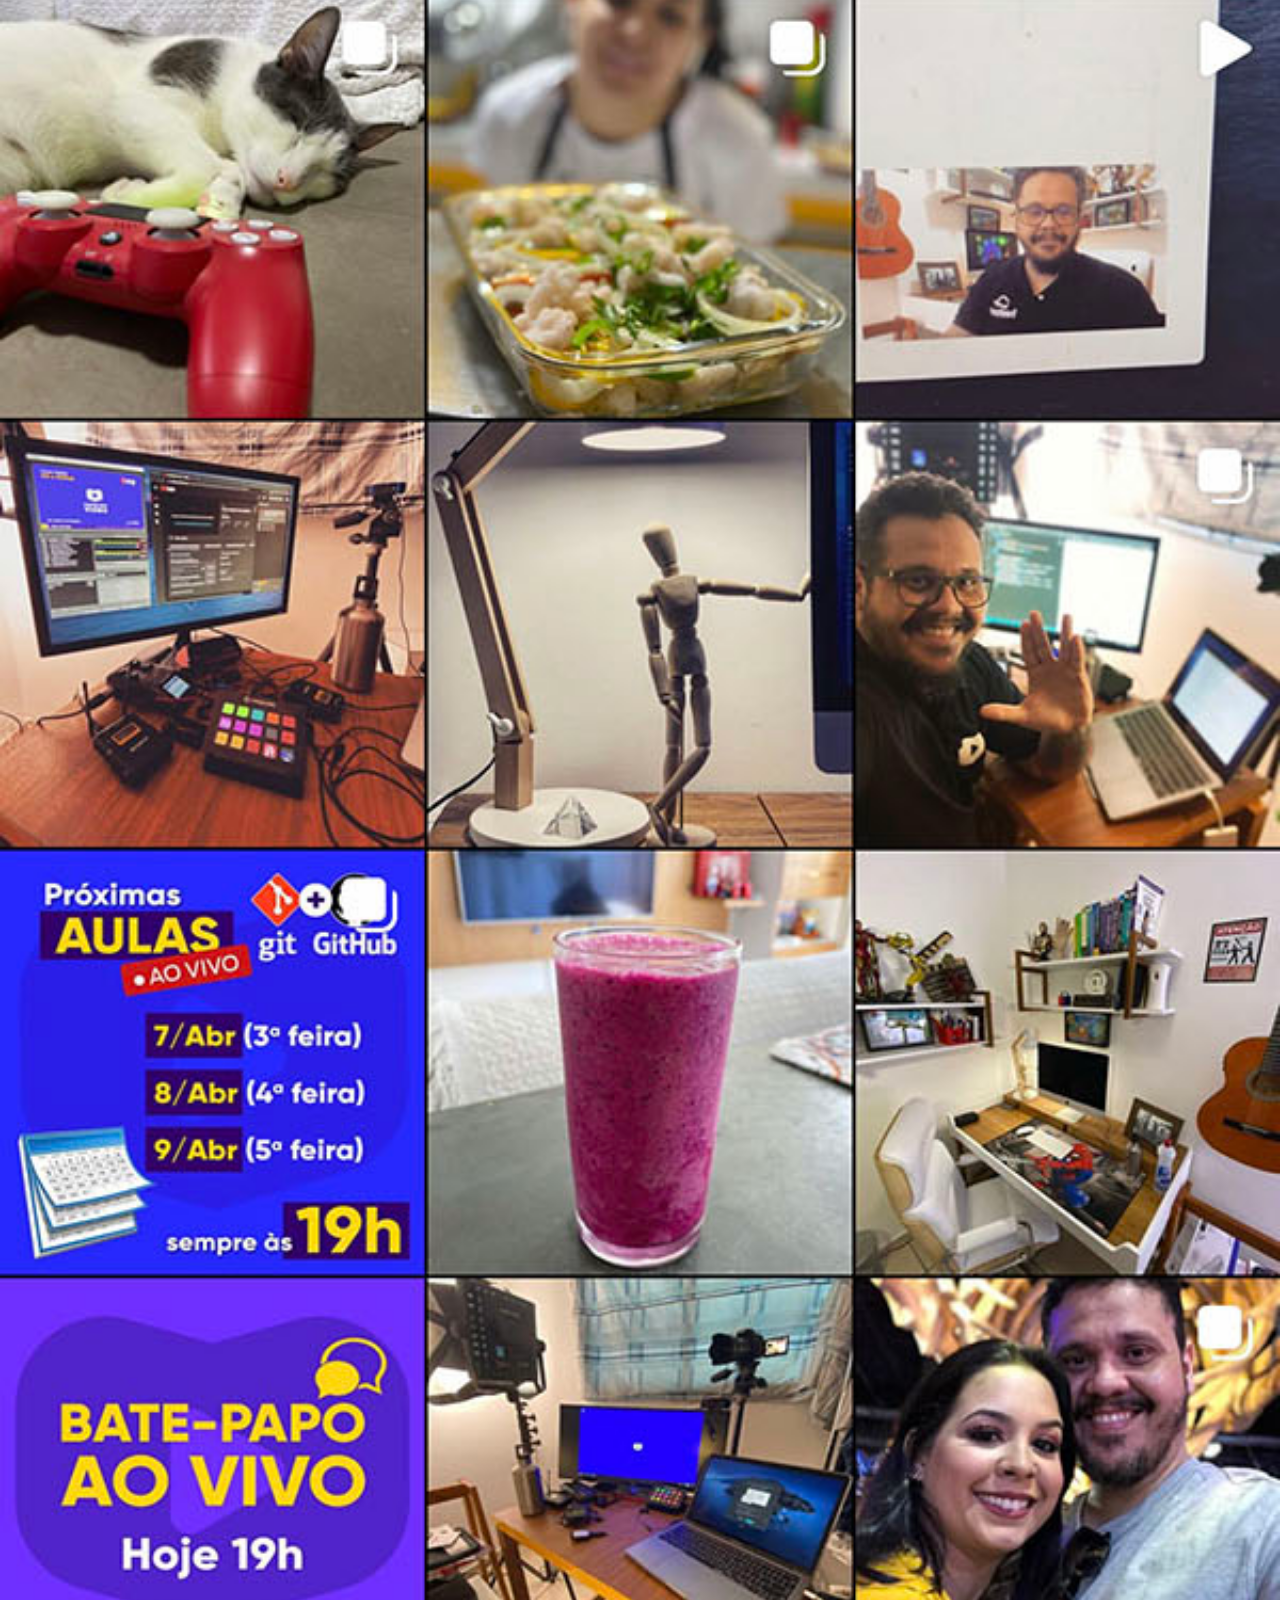
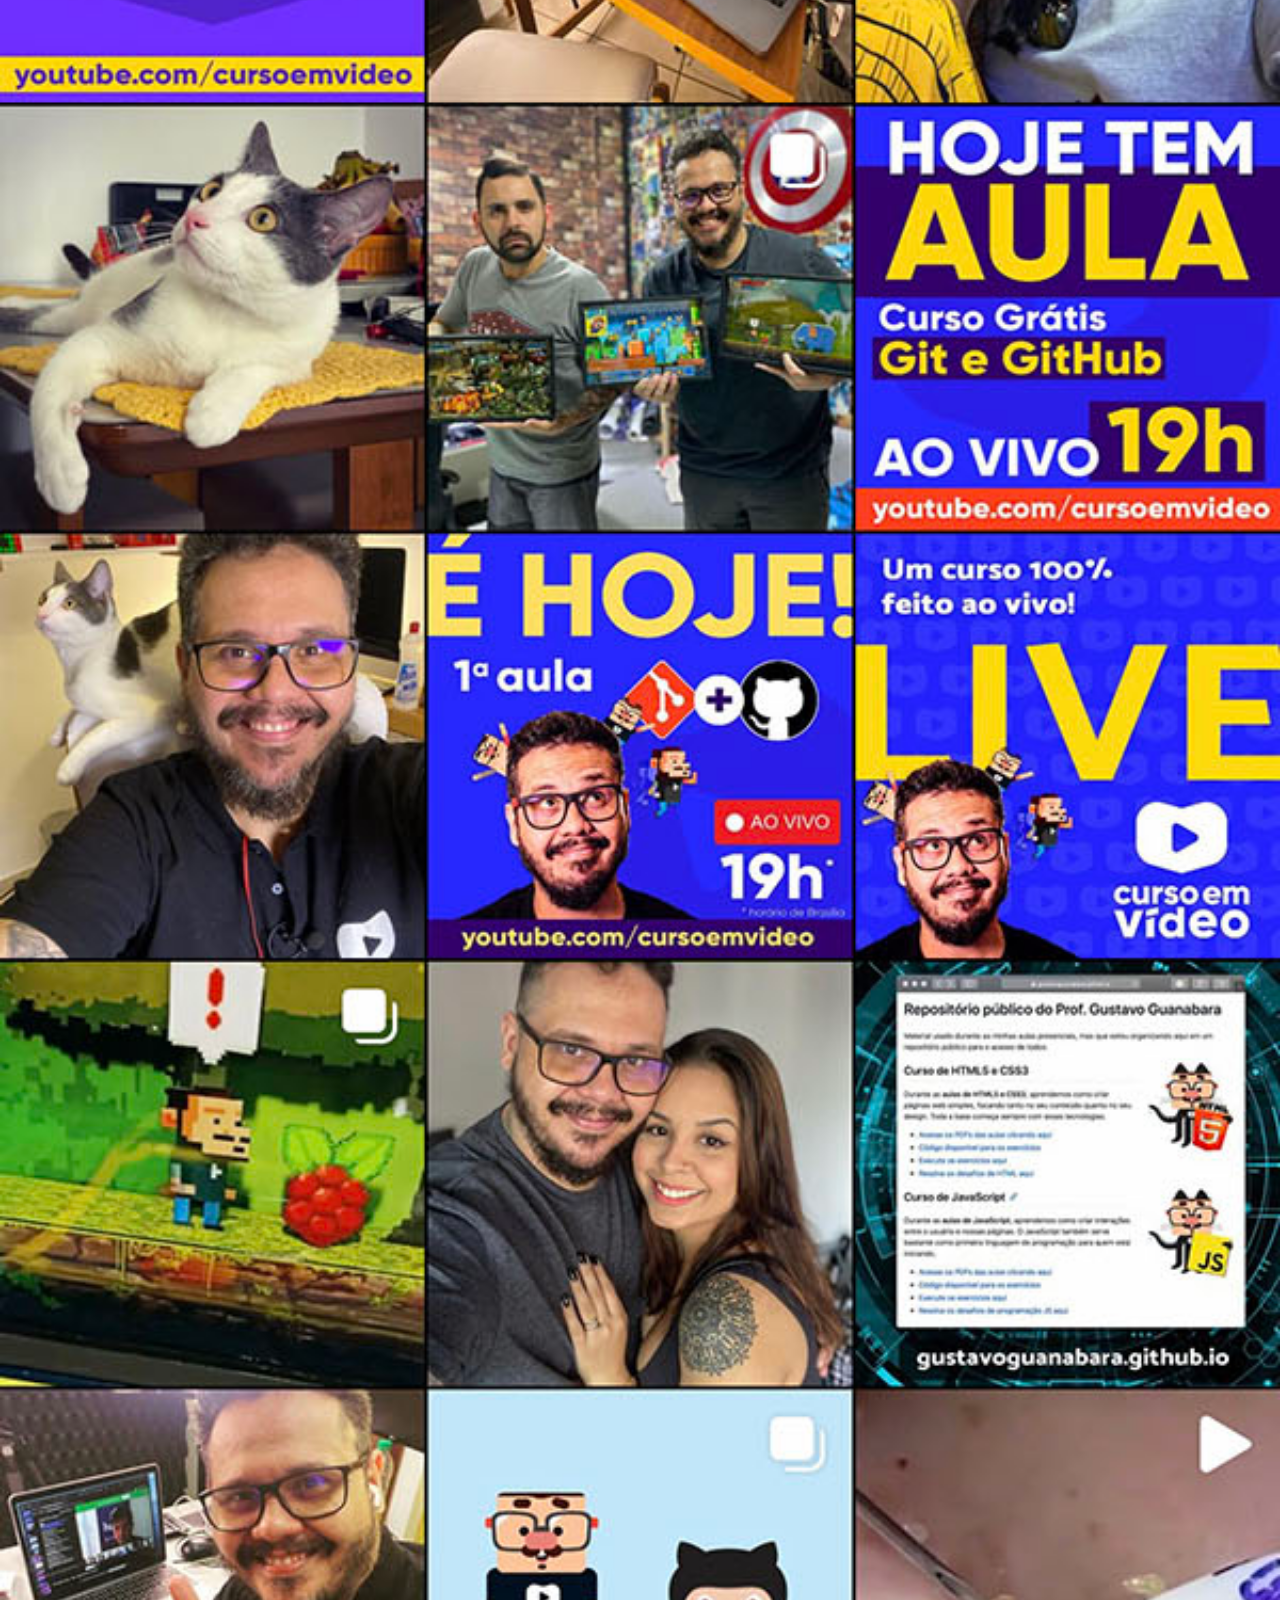
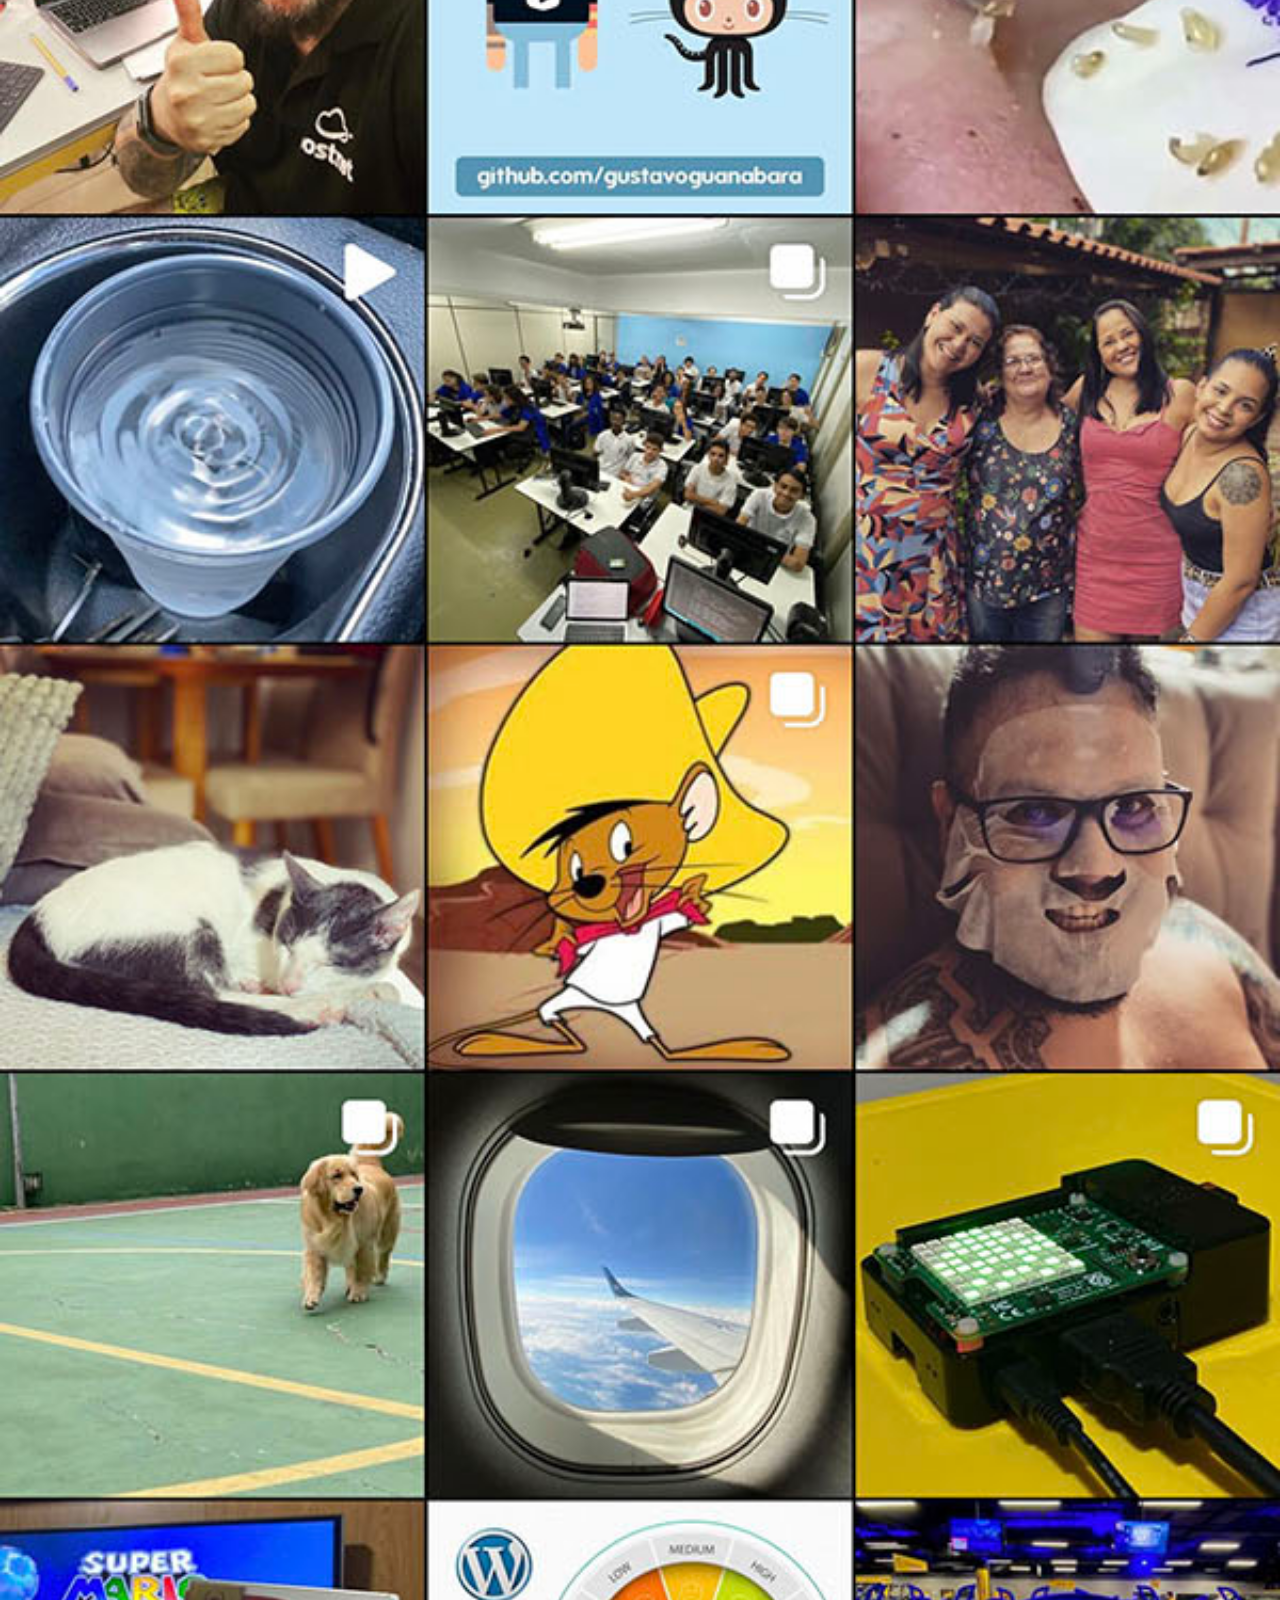
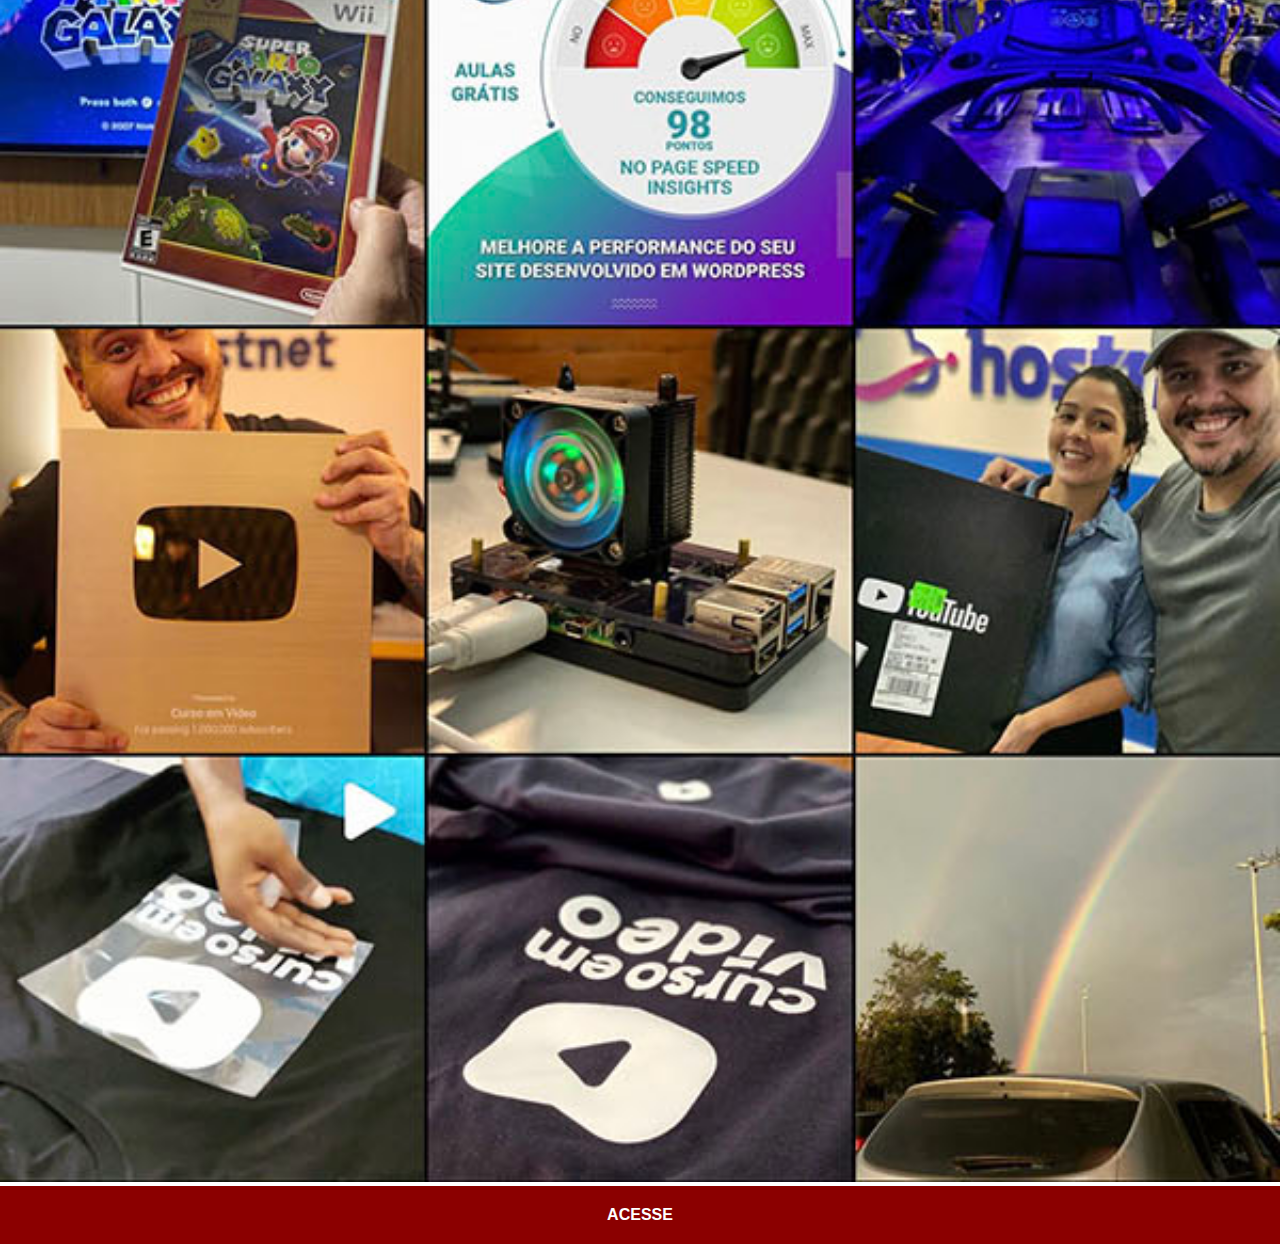
<file: instagram.html>
<!DOCTYPE html>
<html lang="pt-br">
<head>
    <meta charset="UTF-8">
    <meta name="viewport" content="width=device-width, initial-scale=1.0">
    <title>Instagram</title>
    <link rel="stylesheet" href="estilos/social.css">
</head>
<body>
    <img src="imagens/tela-instagram.jpg" alt="Instagram">
    <a href="#">ACESSE</a>
</body>
</html>
</file>
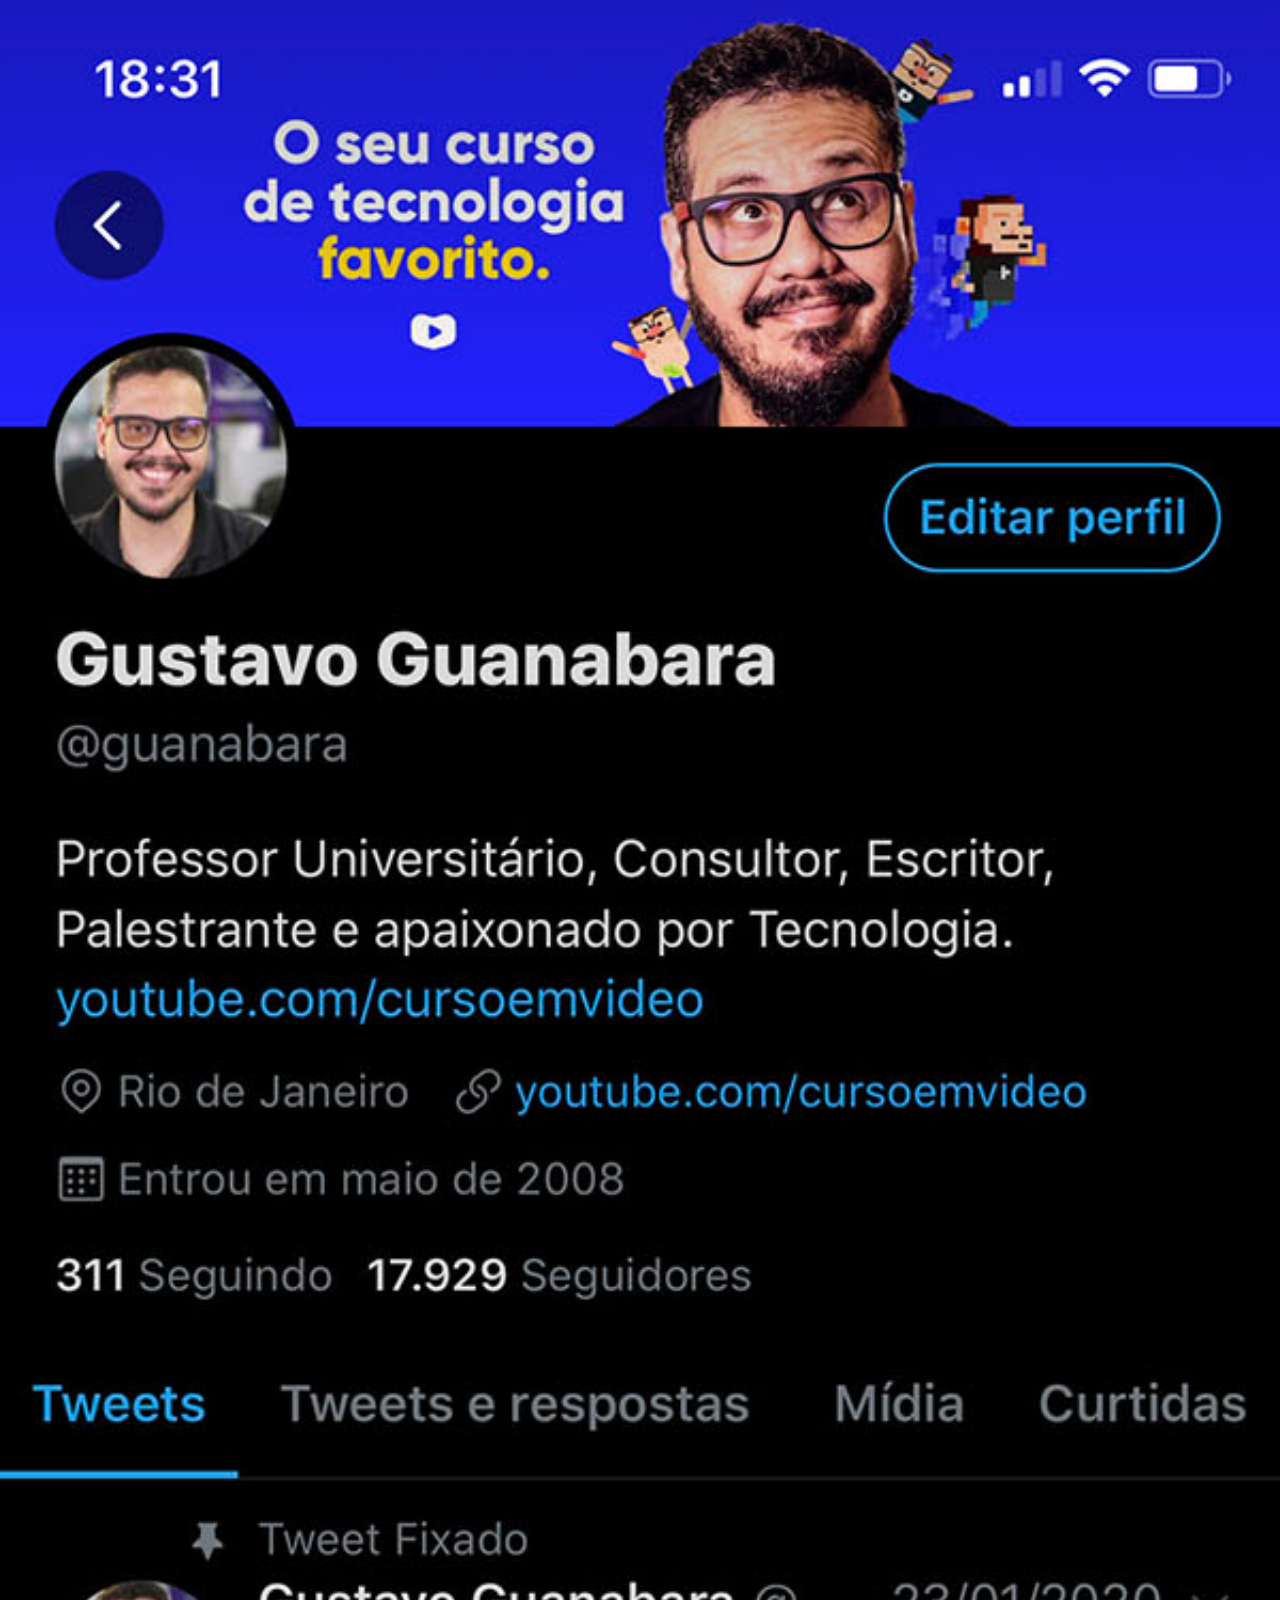
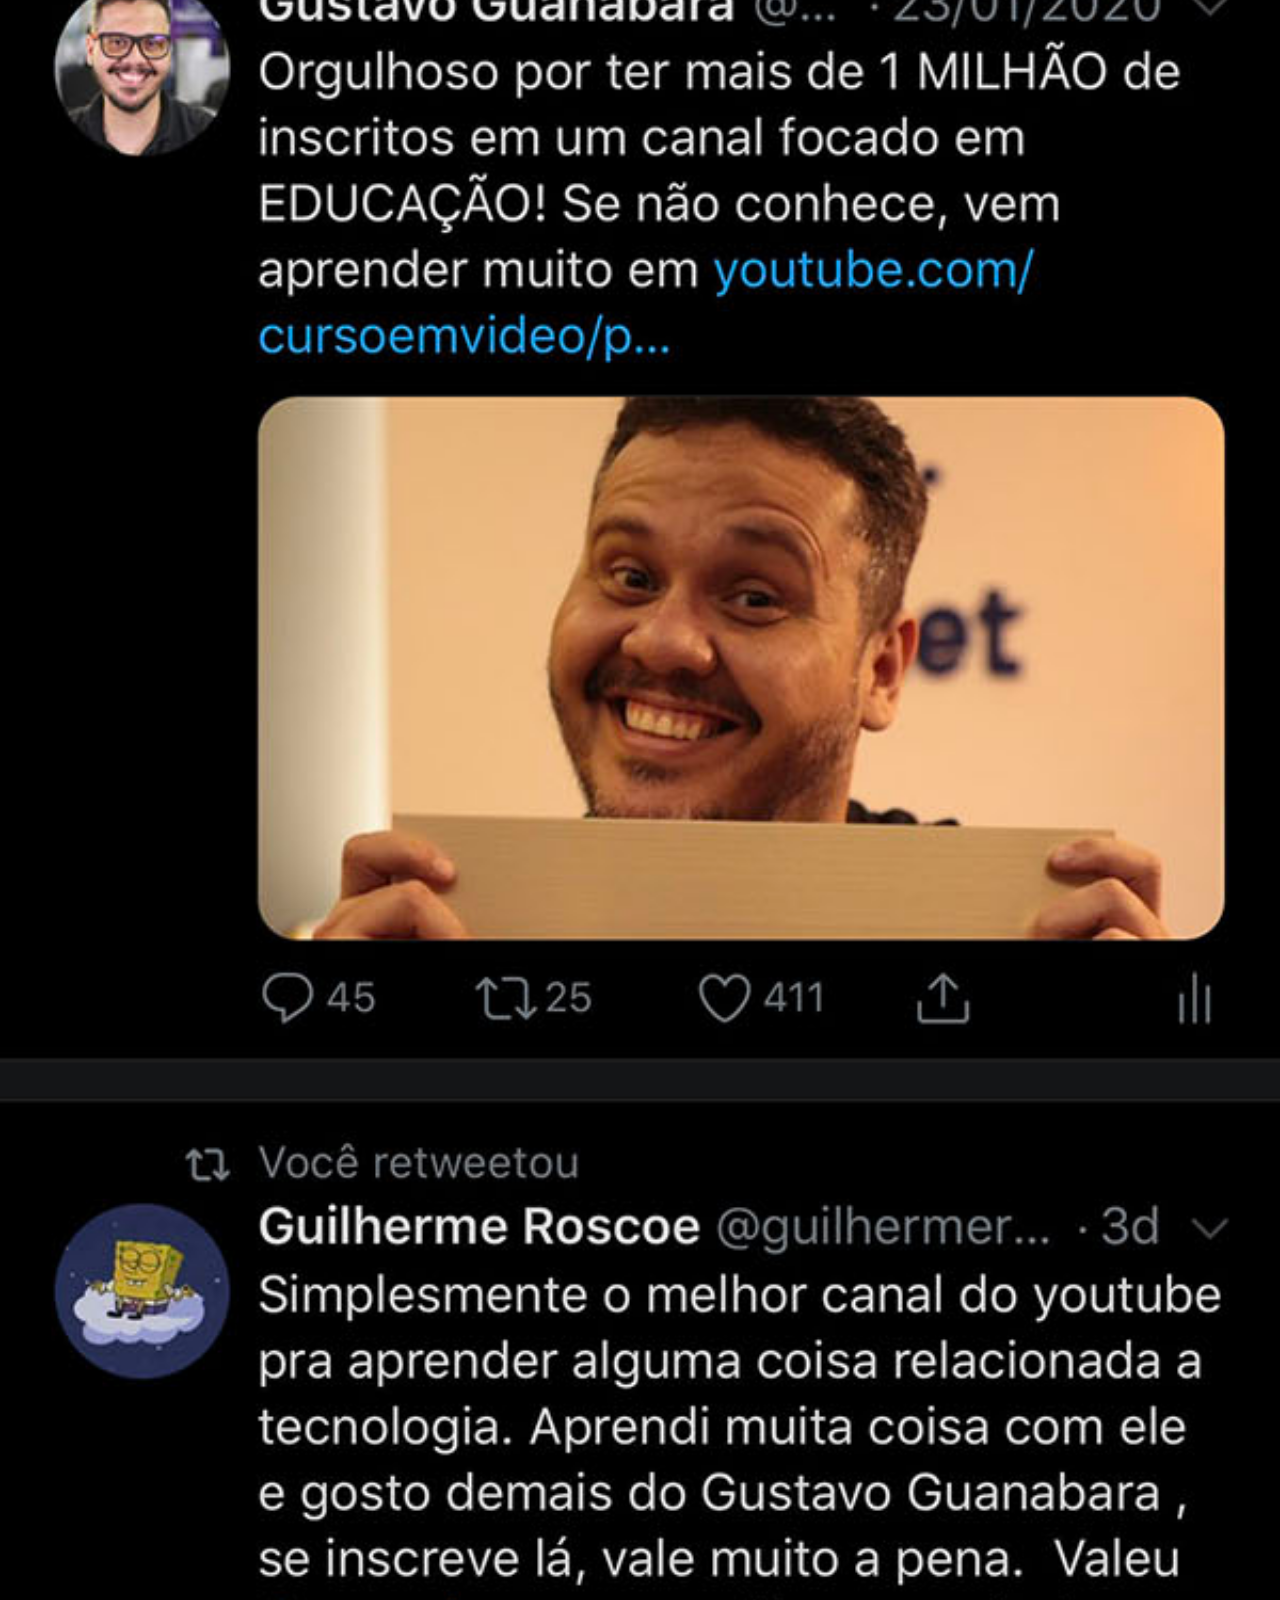
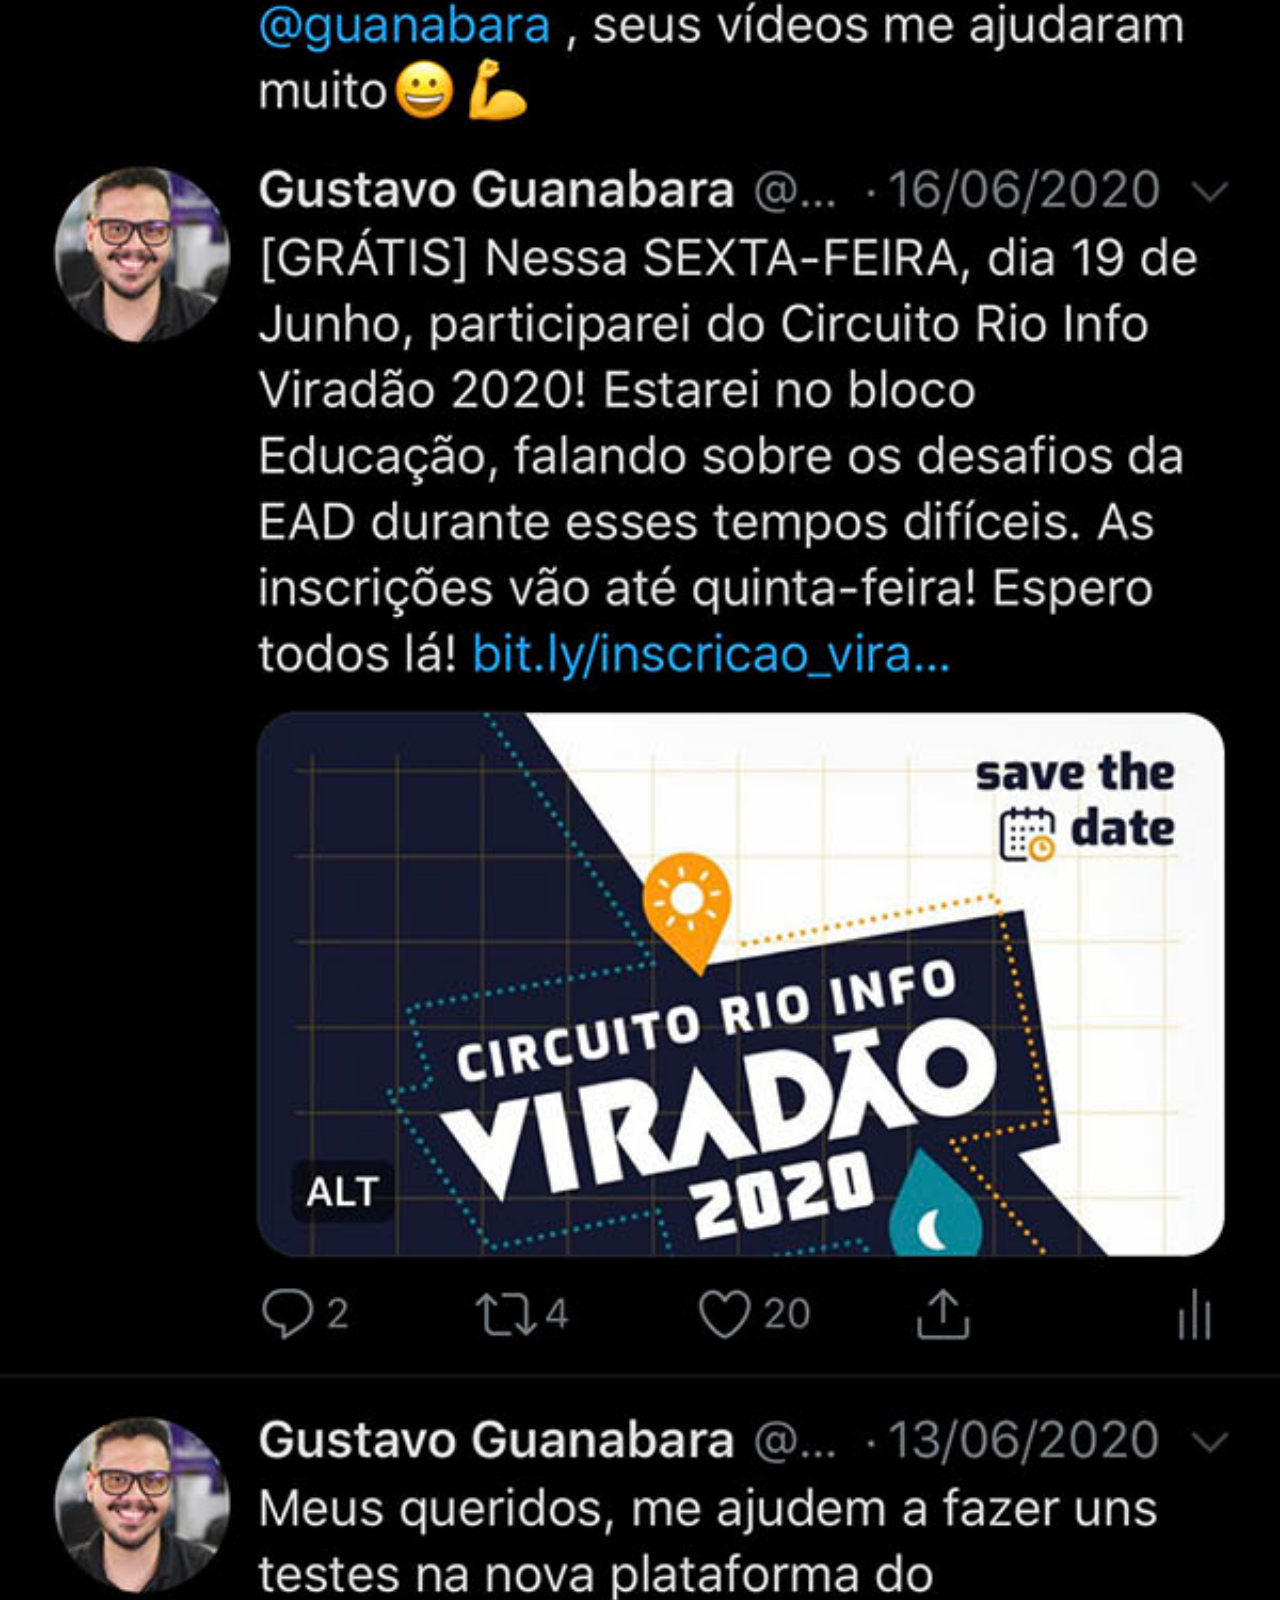
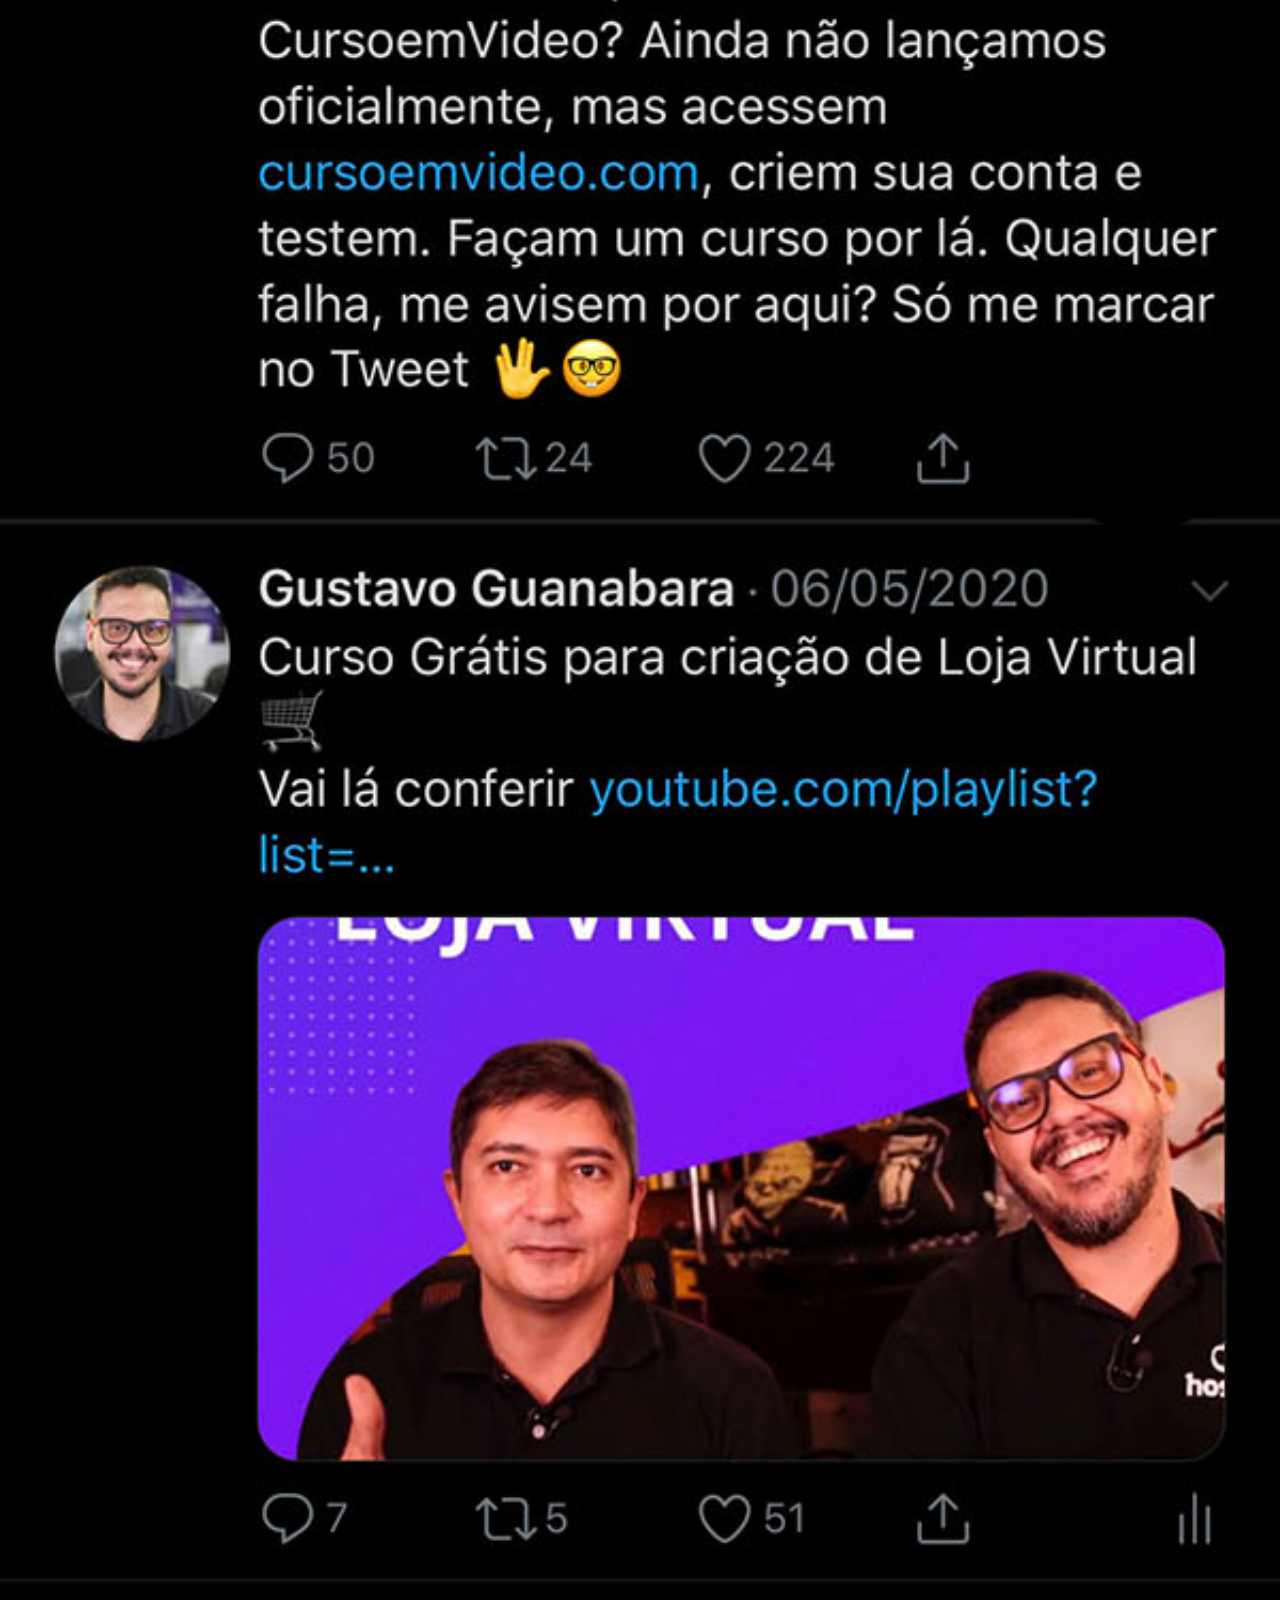
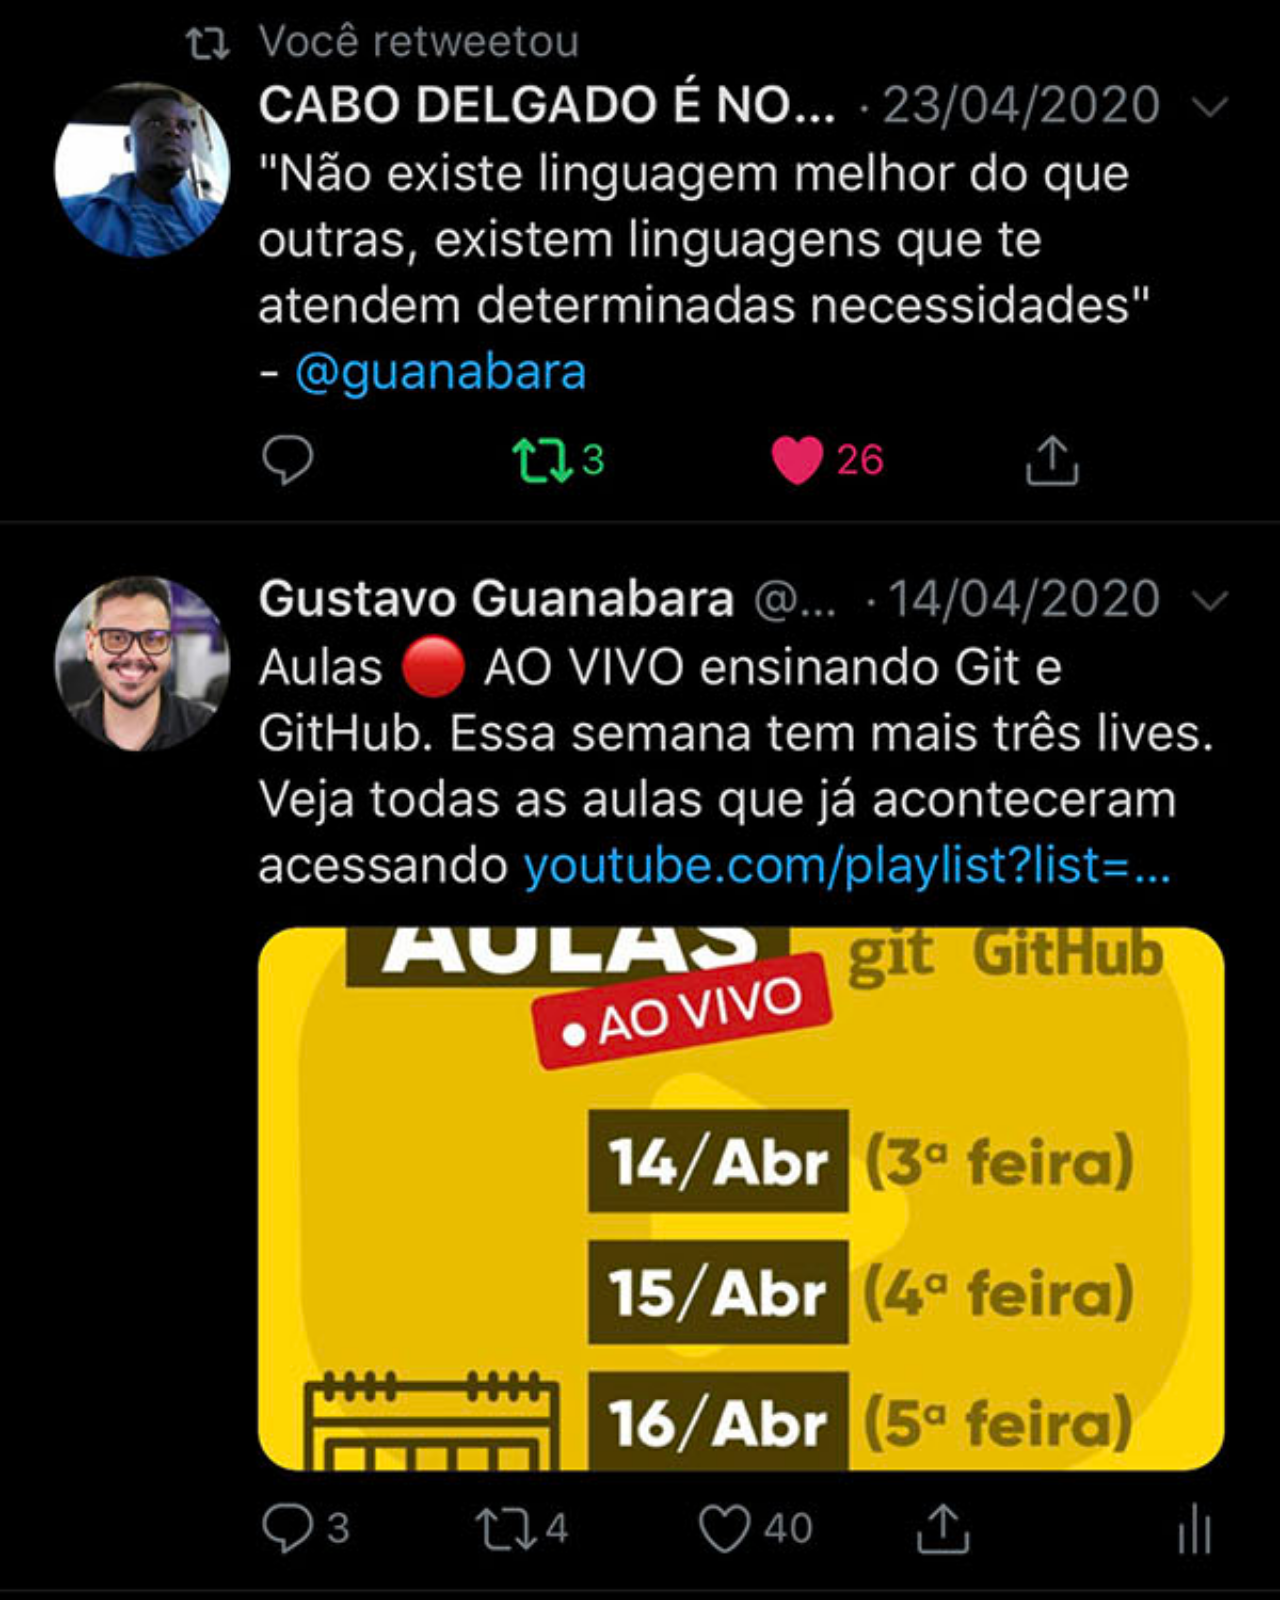
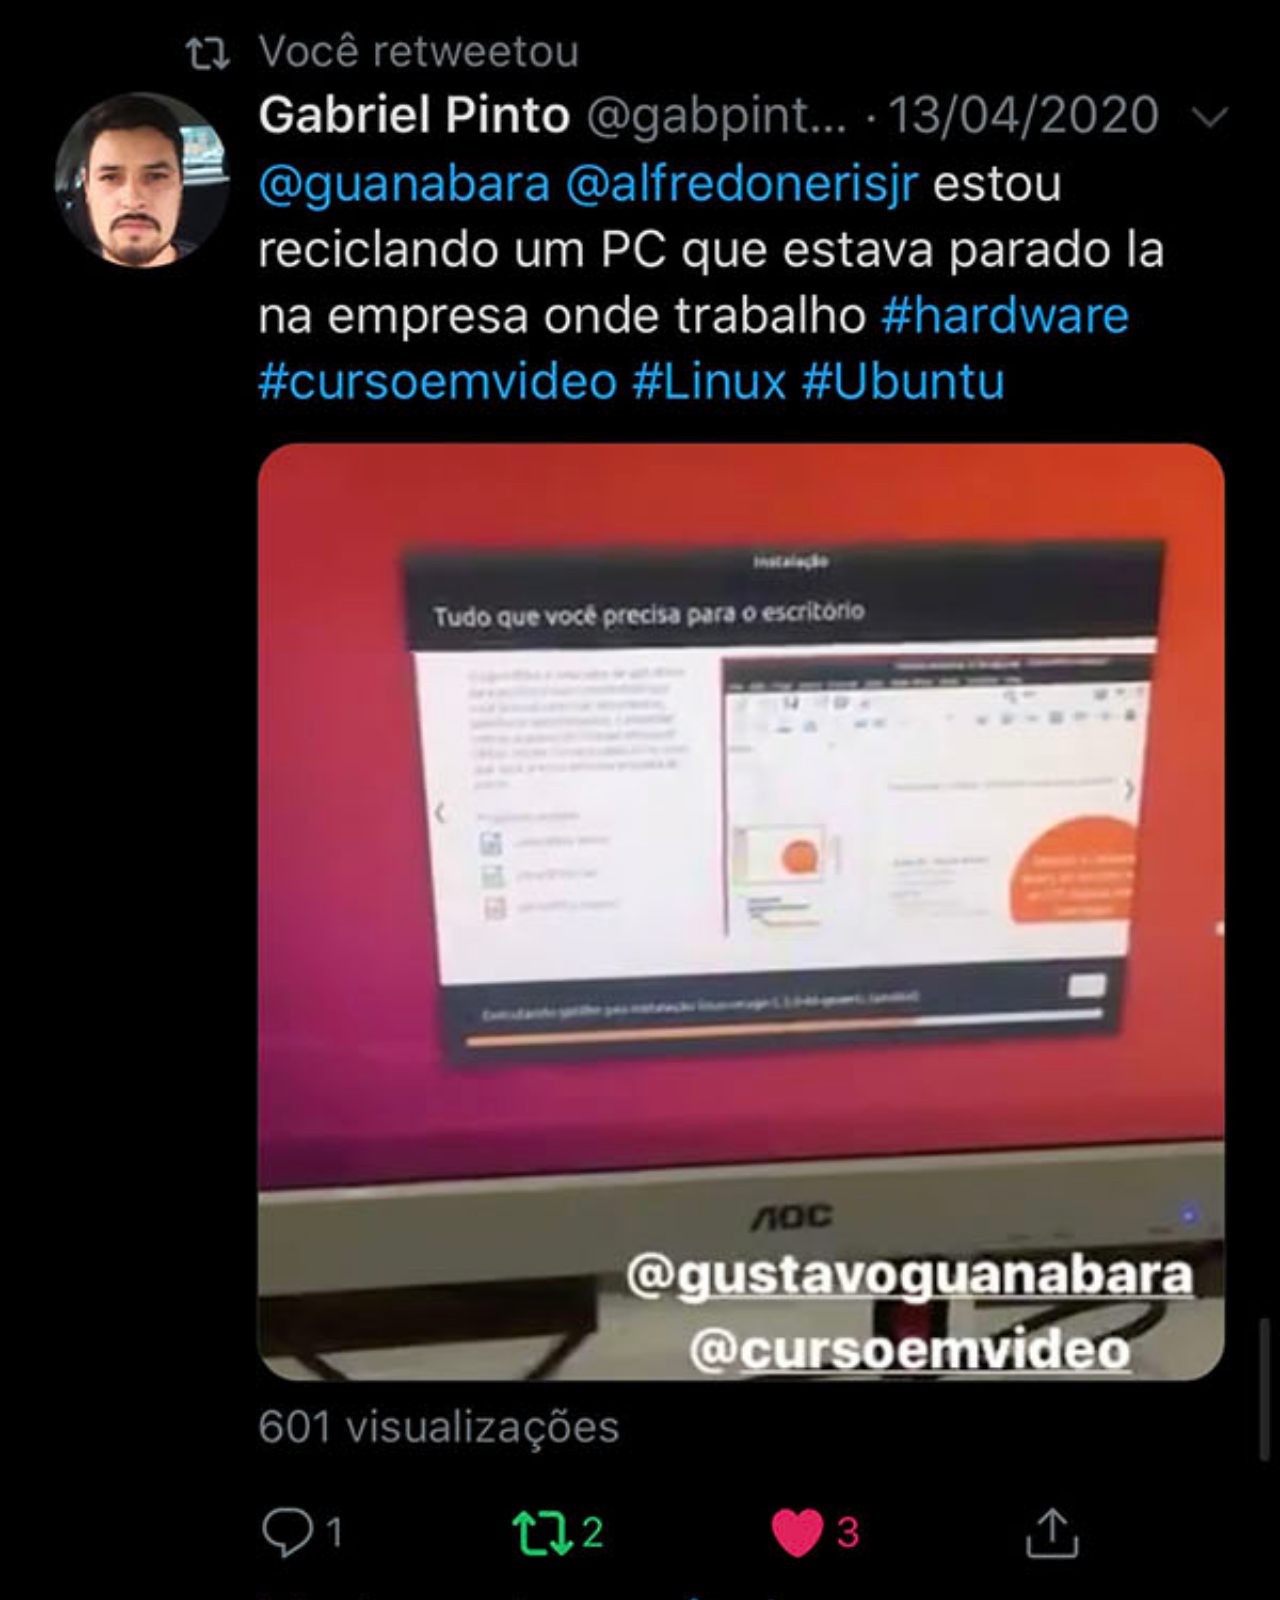
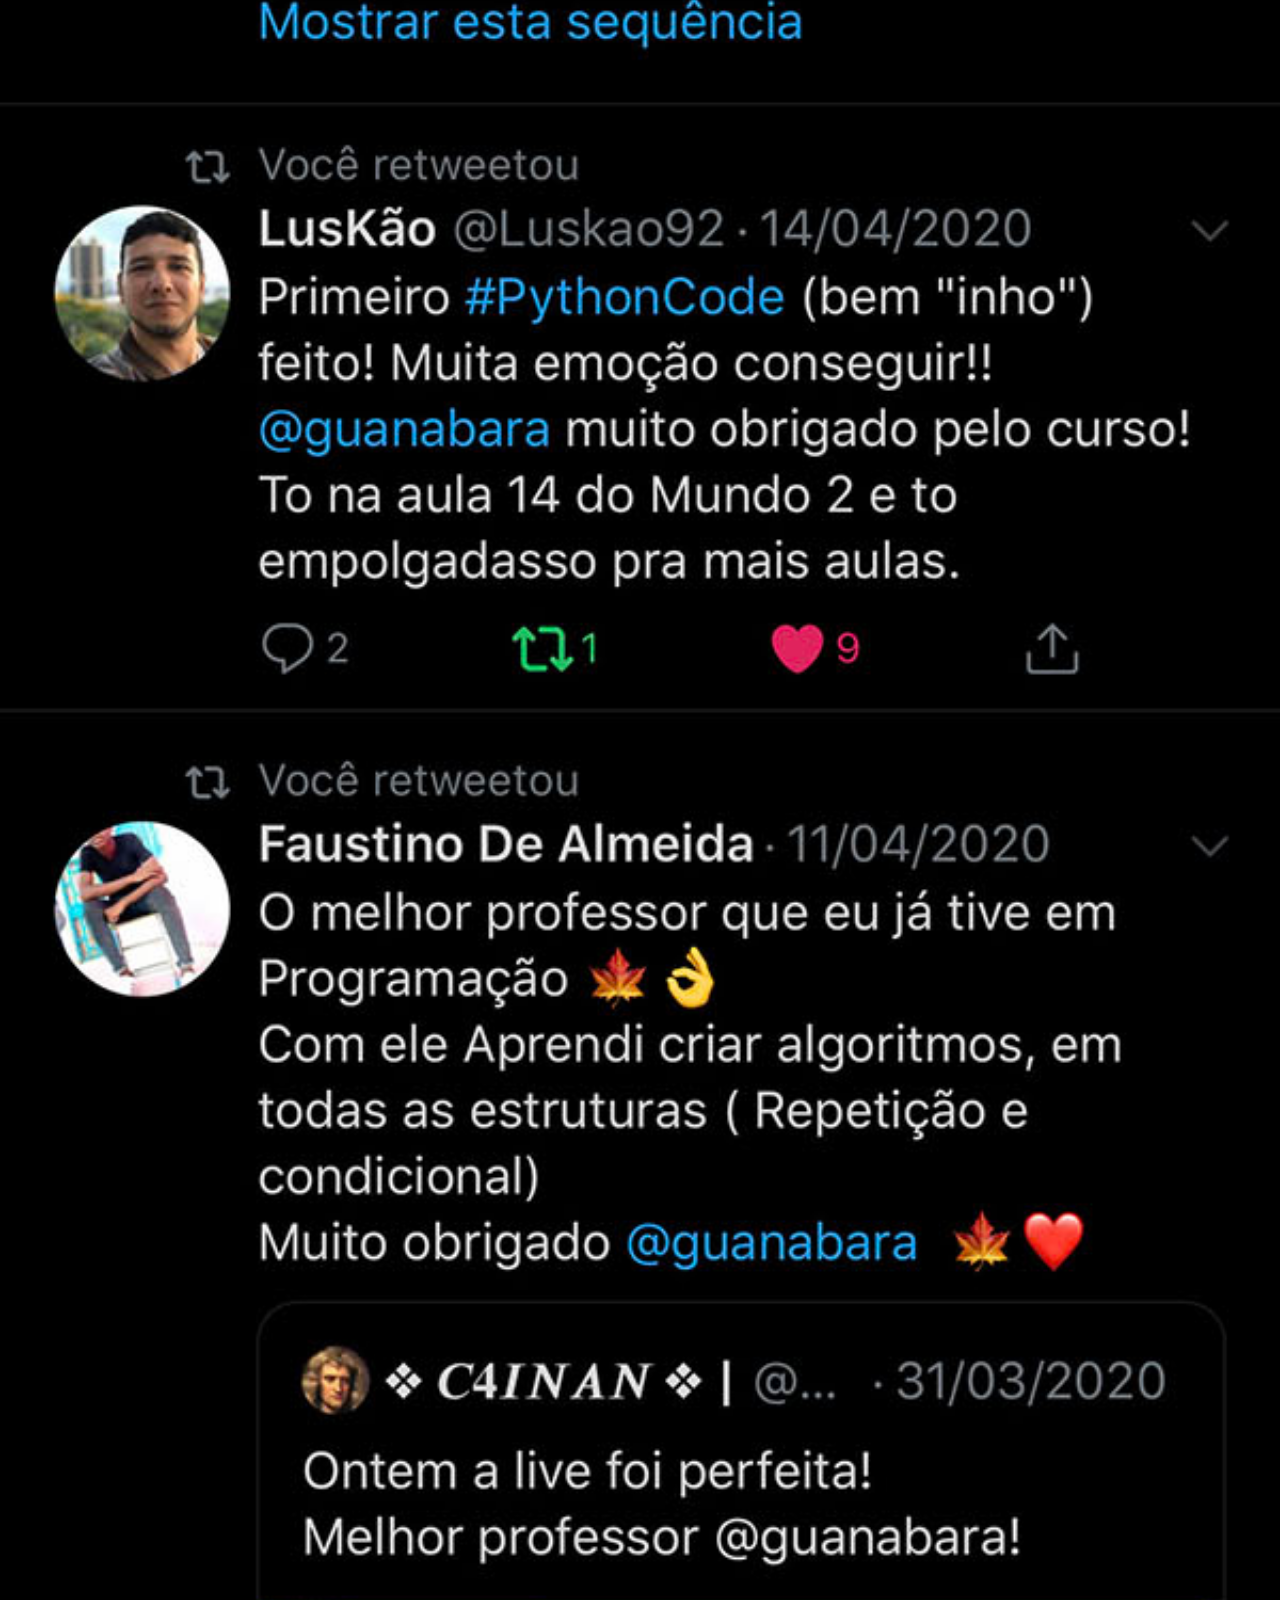
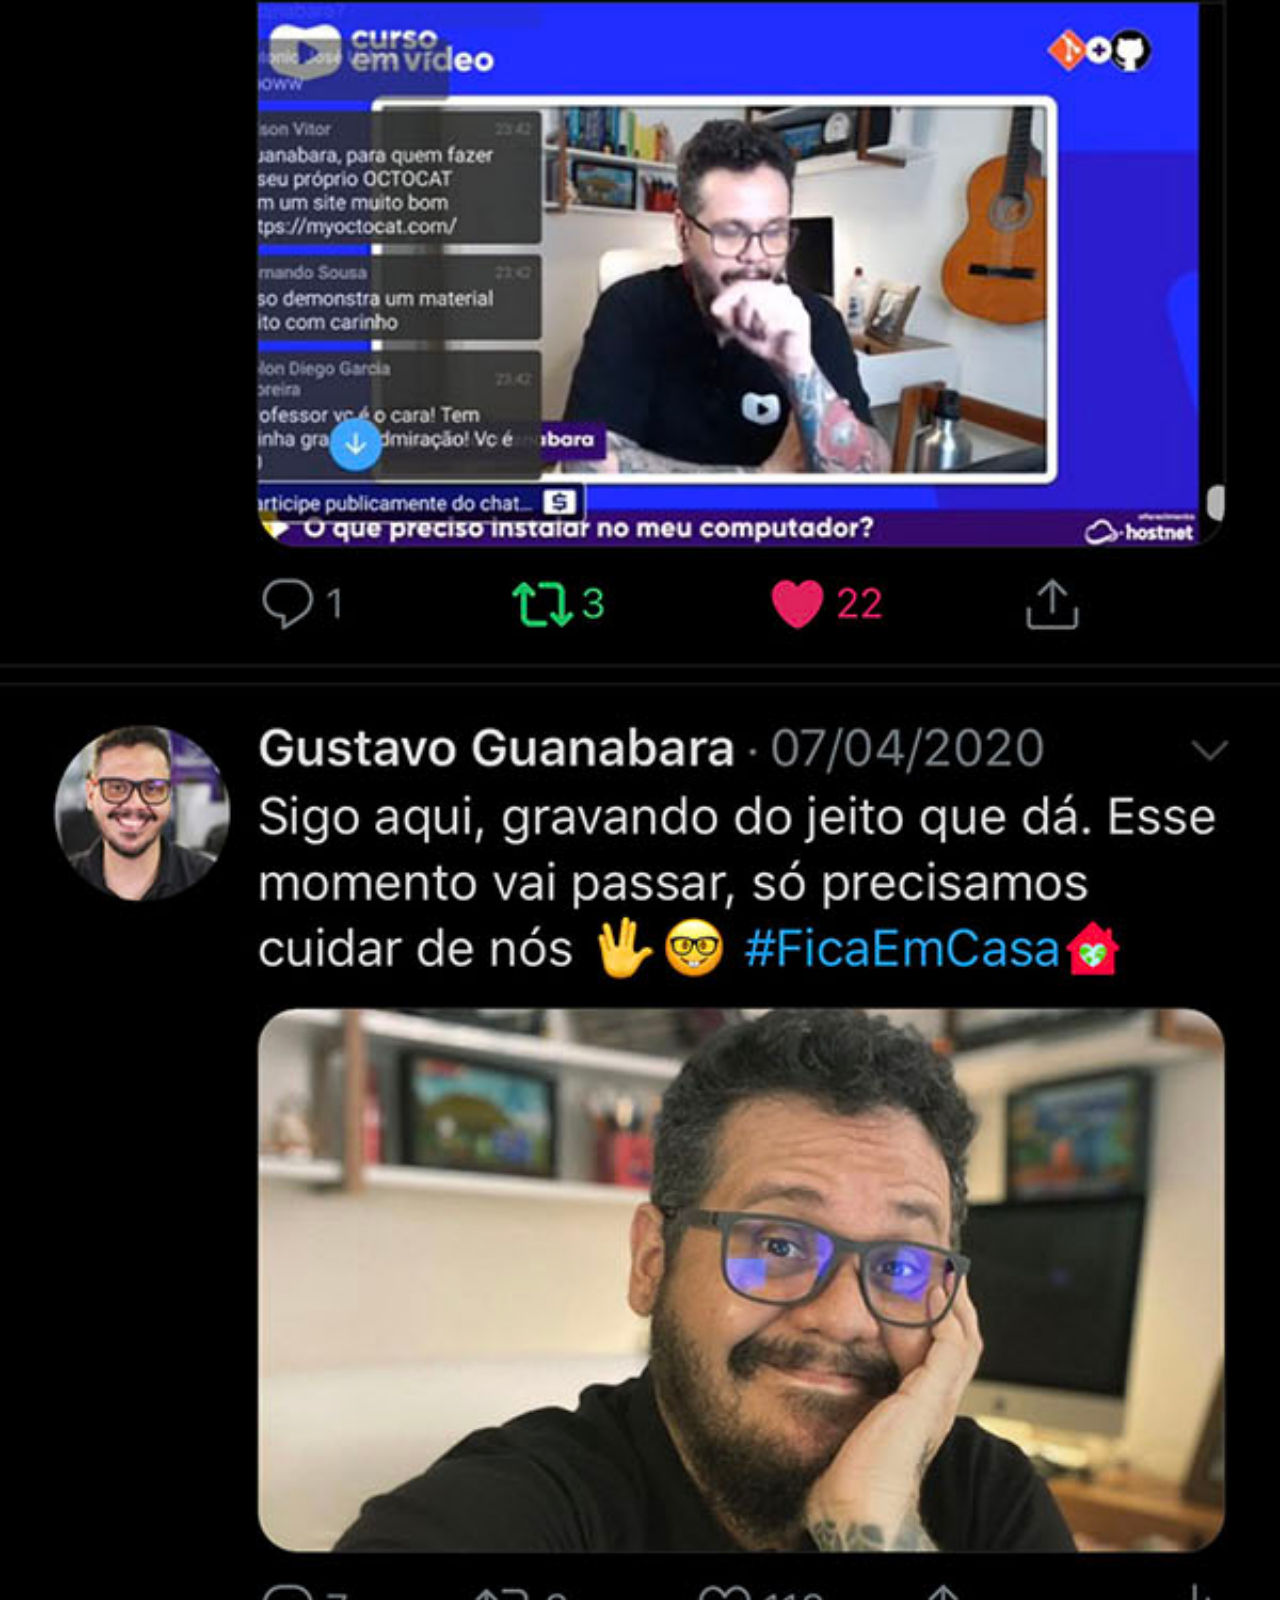
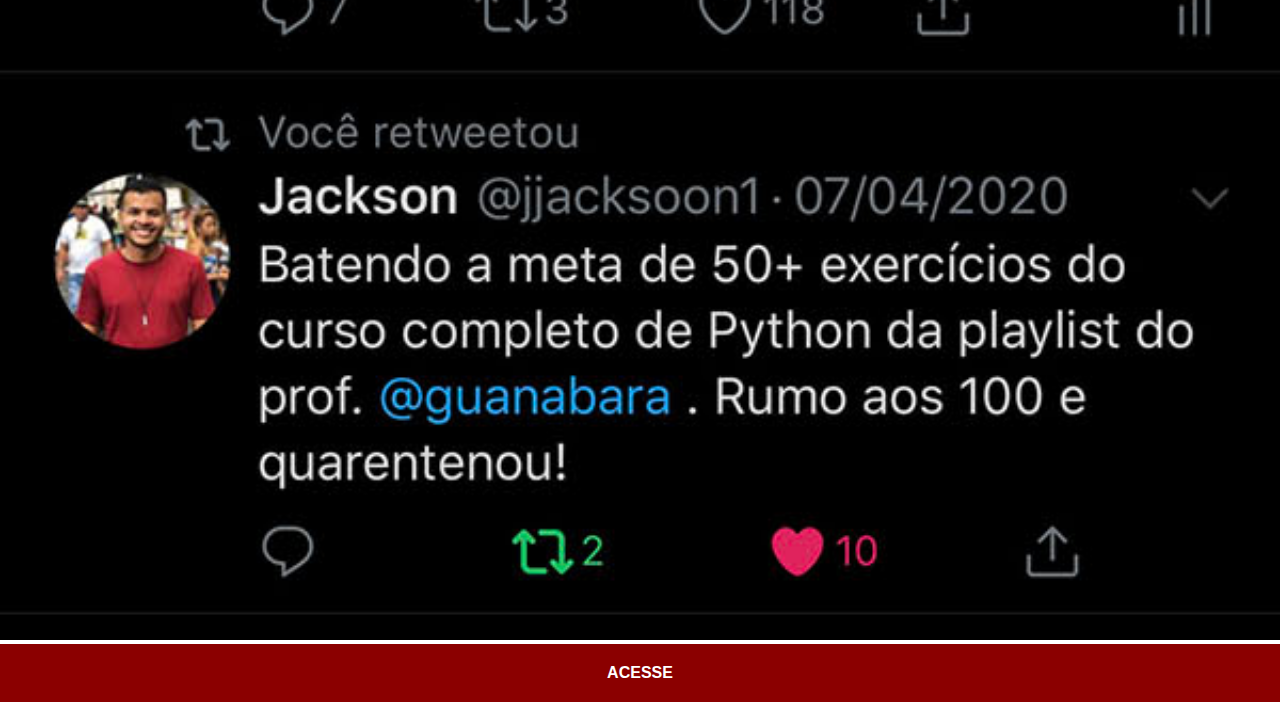
<file: twitter.html>
<!DOCTYPE html>
<html lang="pt-br">
<head>
    <meta charset="UTF-8">
    <meta name="viewport" content="width=device-width, initial-scale=1.0">
    <title>Twitter</title>
    <link rel="stylesheet" href="estilos/social.css">
</head>
<body>
    <img src="imagens/tela-twitter.jpg" alt="Twitter">
    <a href="#">ACESSE</a>
</body>
</html>
</file>
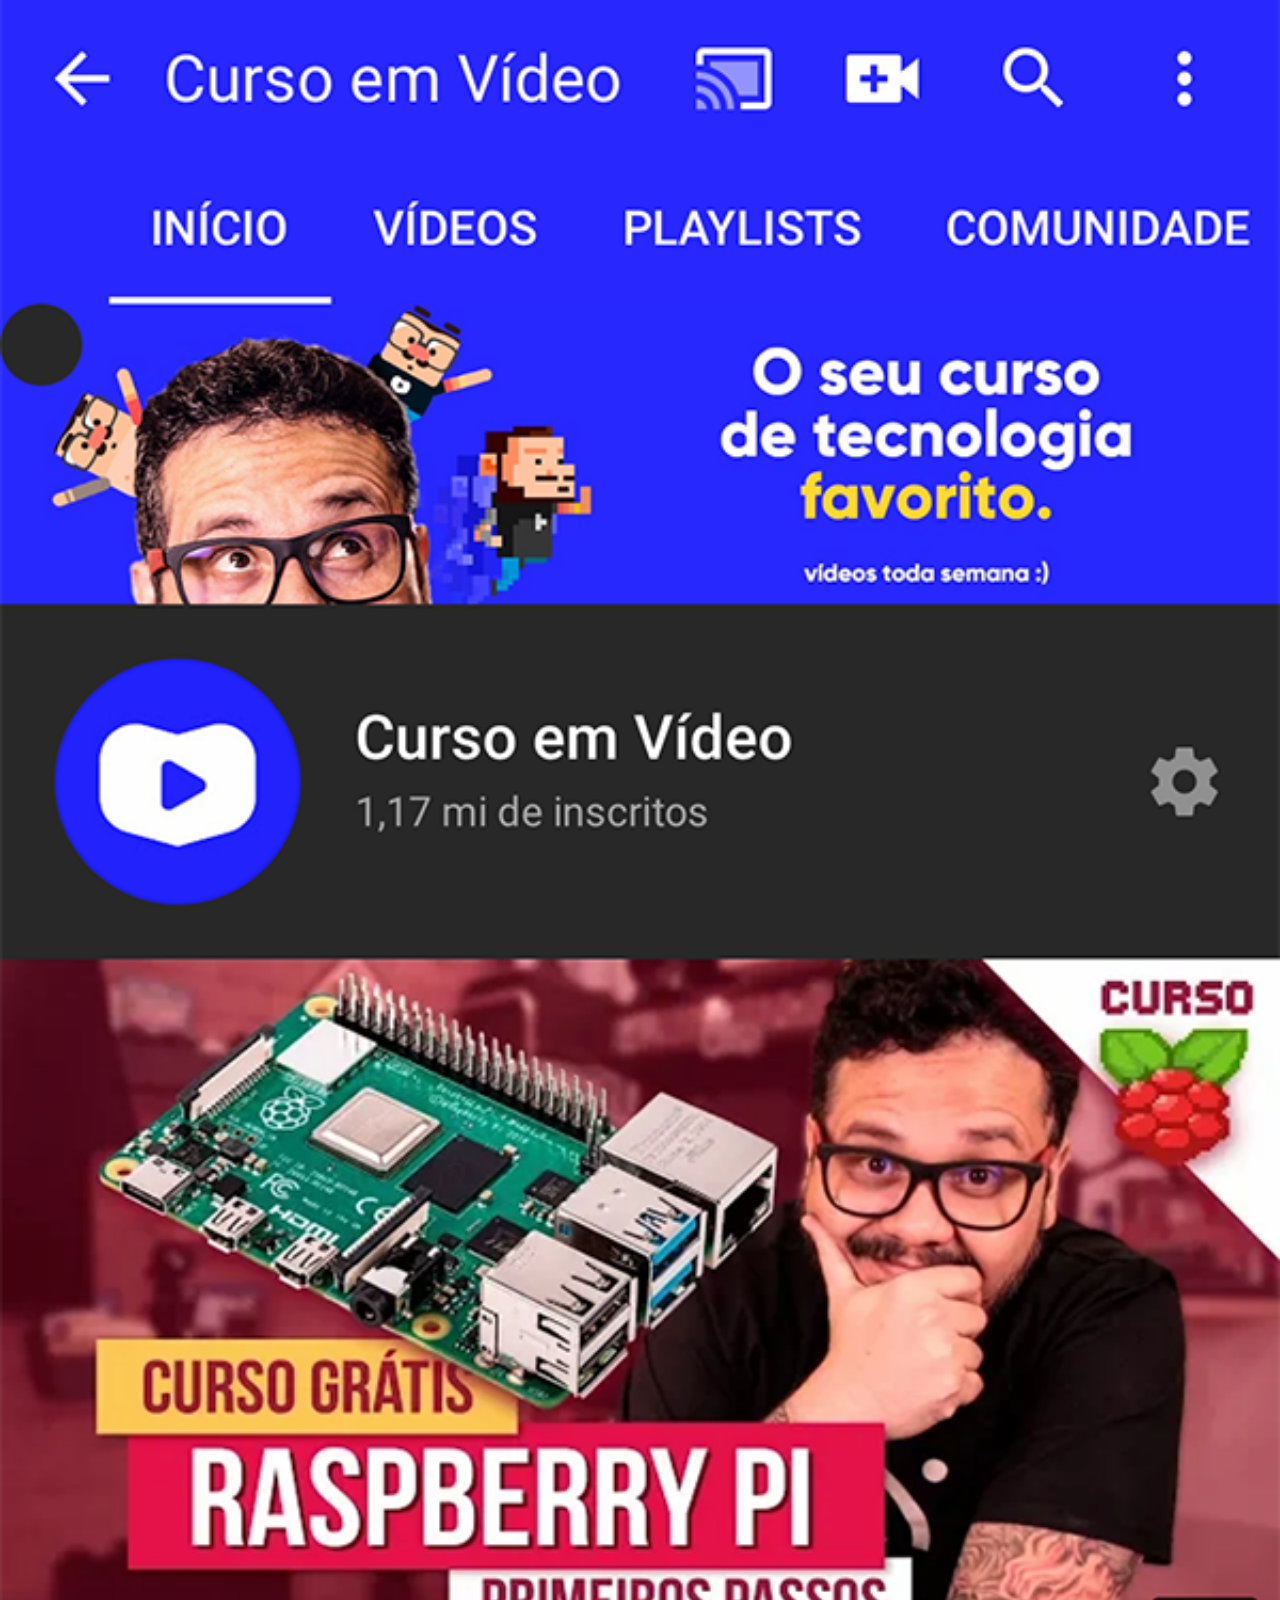
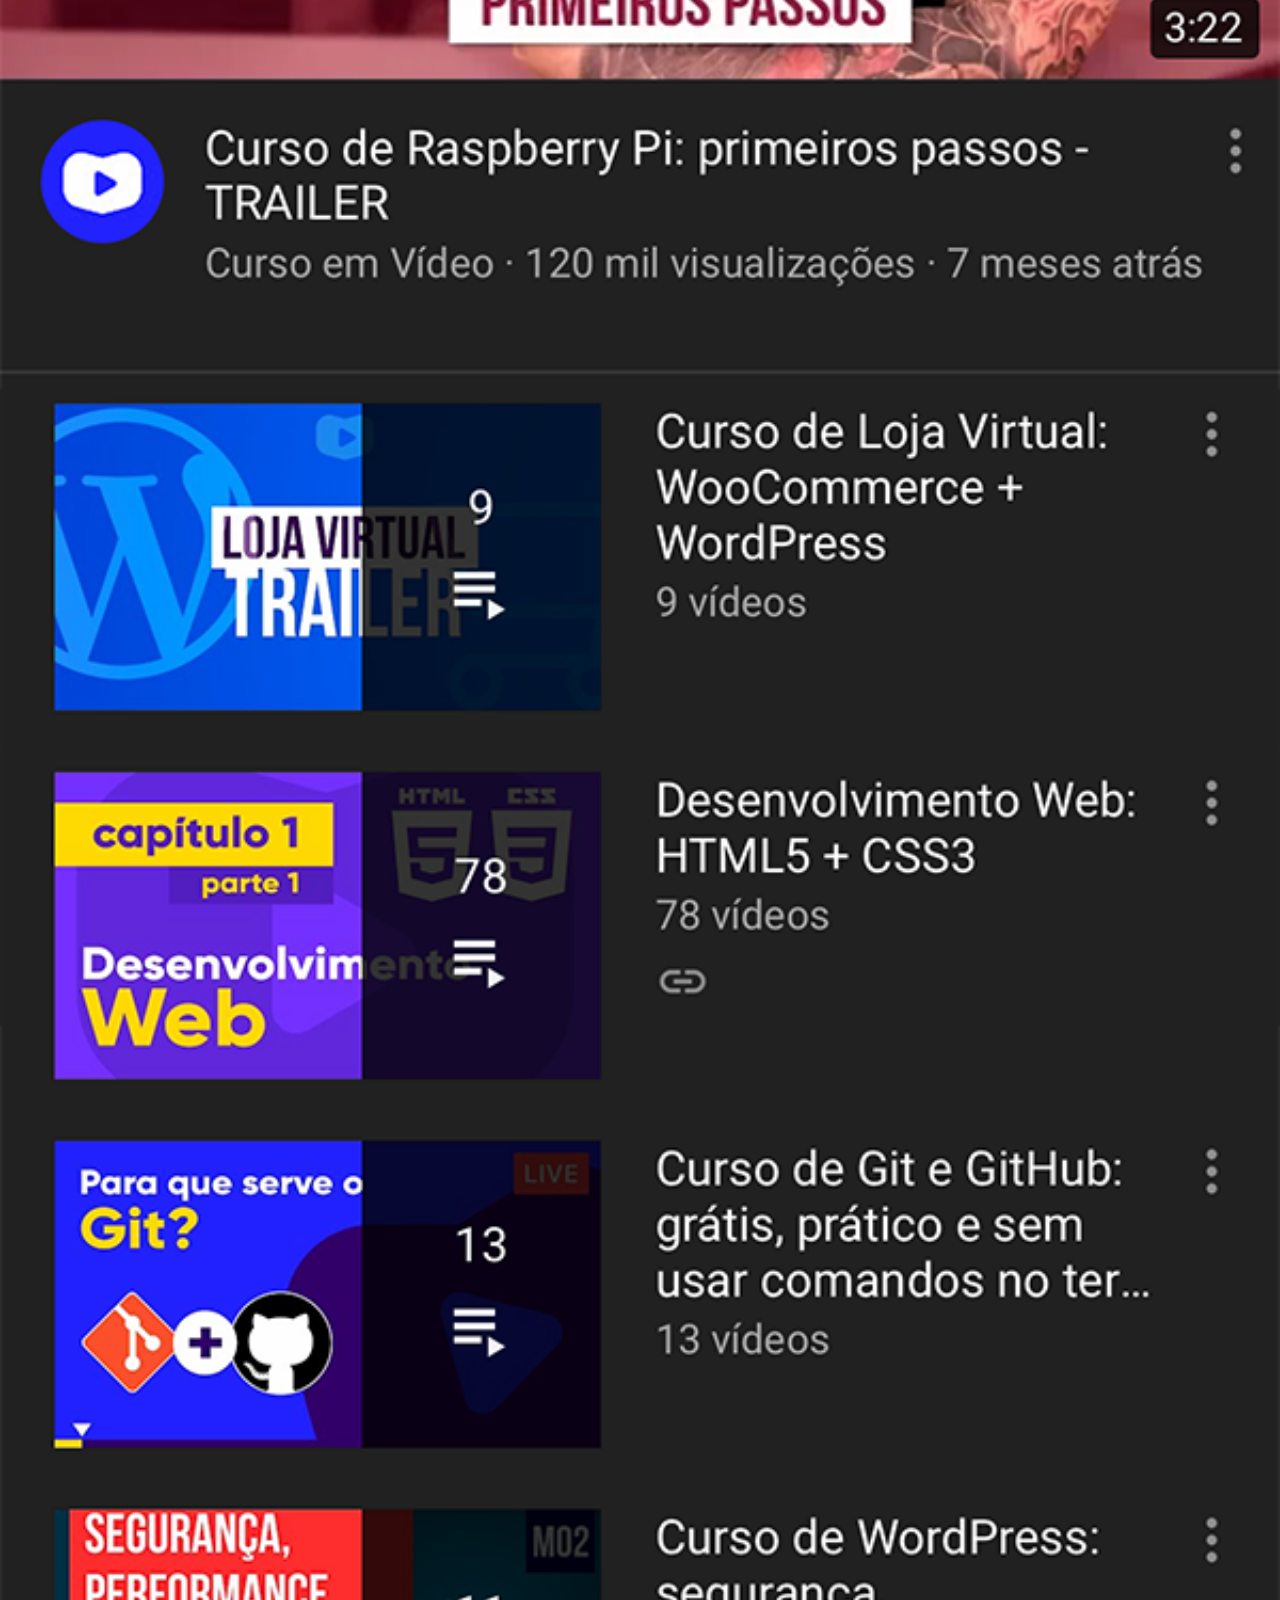
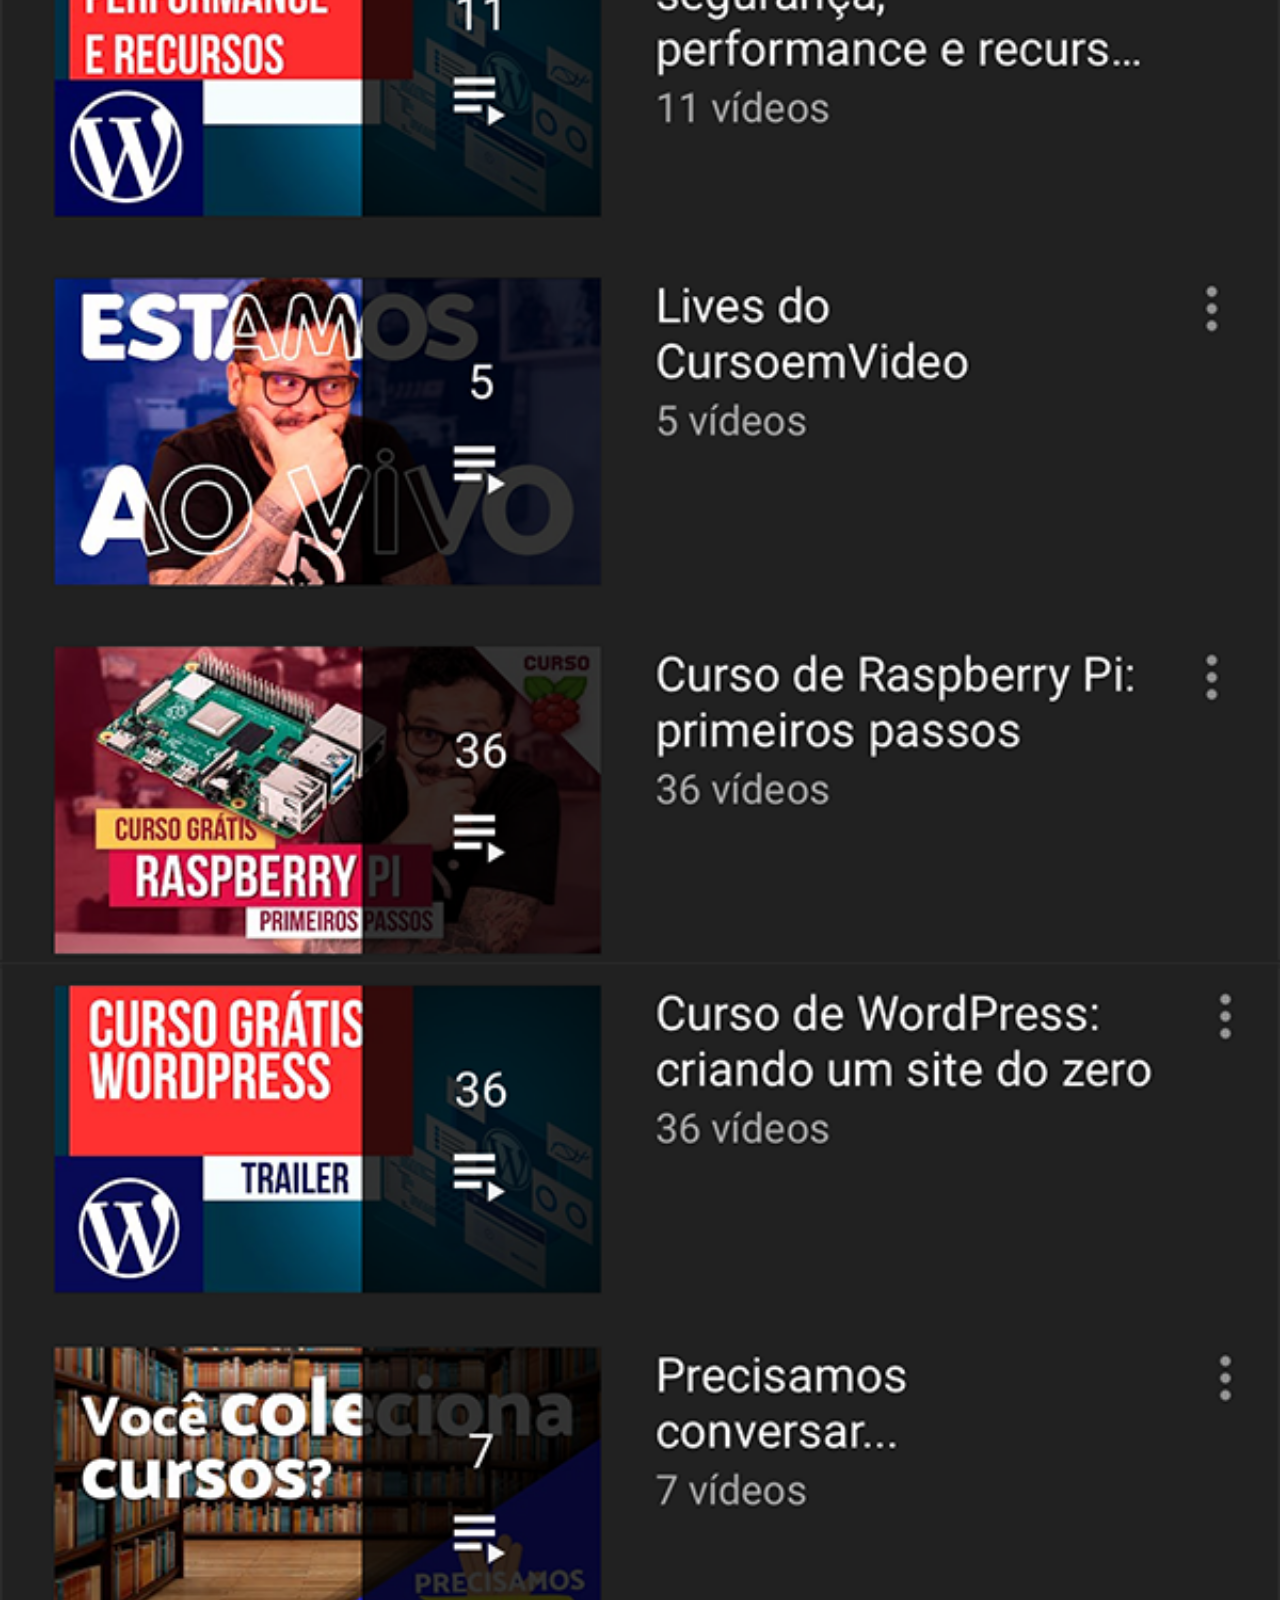
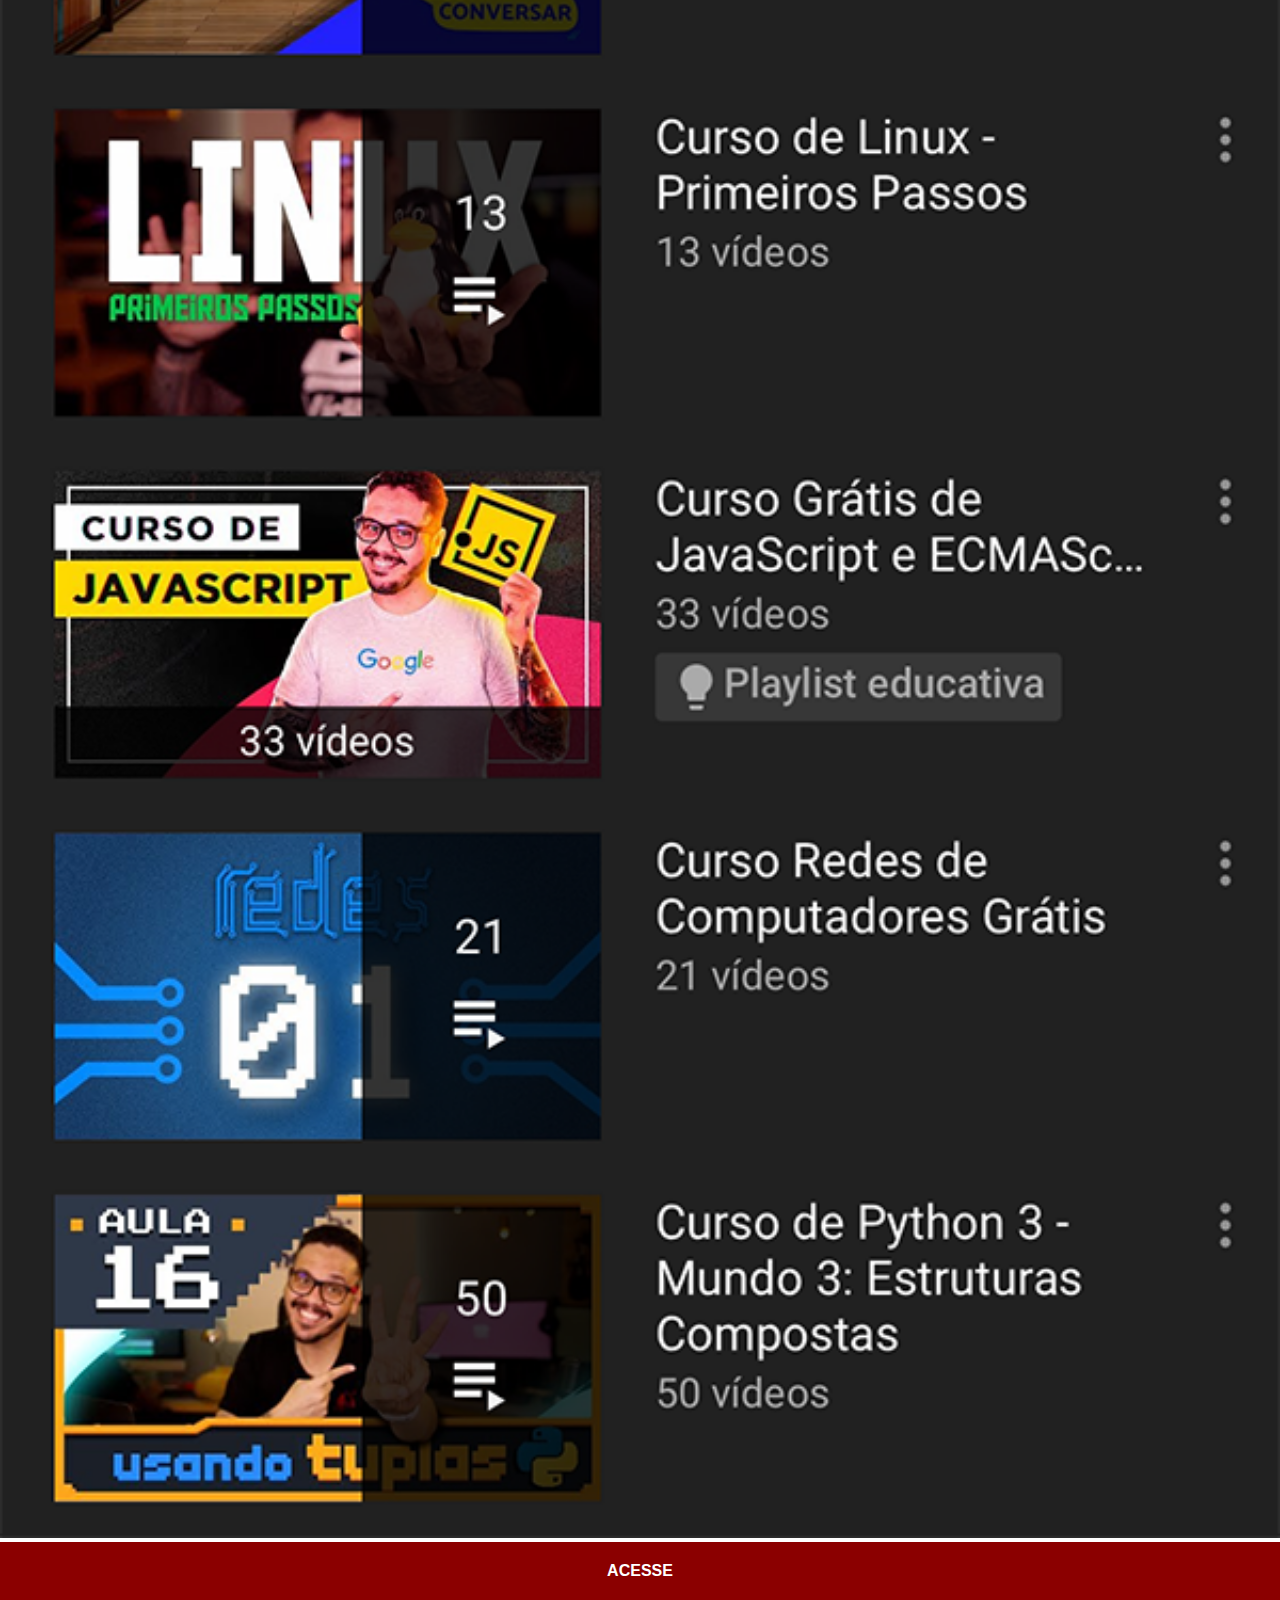
<file: youtube.html>
<!DOCTYPE html>
<html lang="pt-br">
<head>
    <meta charset="UTF-8">
    <meta name="viewport" content="width=device-width, initial-scale=1.0">
    <title>Youtube</title>
    <link rel="stylesheet" href="estilos/social.css">
</head>

<body>
    <img src="imagens/tela-youtube.png" alt="youtube">
    <a href="www.cursoemvideo.com.br" target="_blank">ACESSE</a>
</body>
</html>
</file>
<file: estilos/style.css>
@charset "UTF-8";

*{
    margin: 0px;
    padding: 0px;
    font-family: Arial, Helvetica, sans-serif;
}

html, body{
    height: 100vh;
    width: 100vw;
    background-color: black;
}

body{
    background: url('../imagens/fundo-madeira.jpg') no-repeat top center;
    background-size: cover;
    background-attachment: fixed;
}
main{
    height: 100vh;
    position: relative;
    
}

section#telefone{
    position: absolute;
    top: 50%;
    left: 50%;
    transform: translate(-50%, -50%);
    height: 627px;
    width: 311px;    
    background: url('../imagens/frame-iphone.png') no-repeat;
}

iframe#tela{
    position: relative;
    top: 80px;
    left: 22px;
    width: 269px;
    height: 472px;

}

section#redes-sociais{
    text-align: right;
}

section#redes-sociais  img{
    width: 50px;
    margin: 10px;
    border-radius: 50%;
    box-shadow: 2px 2px 5px rgba(0, 0, 0, 0.405);
    box-sizing: border-box;

    
}

section#redes-sociais  img:hover{
    border: 2px solid rgba(255, 255, 255, 0.615);
    transform: translate(-3px, -3px);
    transition: transform .3s;

    
}
</file>
<file: estilos/social.css>
@charset "UTF-8";

* {
    margin: 0px;
    padding: 0px;
    font-family: Arial, Helvetica, sans-serif;
}

::-webkit-scrollbar{
    width: 0px;
    height: 0px;
}

img{
    width: 100vw;
}

a{
    color: white;
    display: block;
    background-color: darkred;
    padding: 20px;
    text-align: center;
    font-weight: bolder;
    text-decoration: none;
}

a:hover{
    background-color: red;
}
</file>
